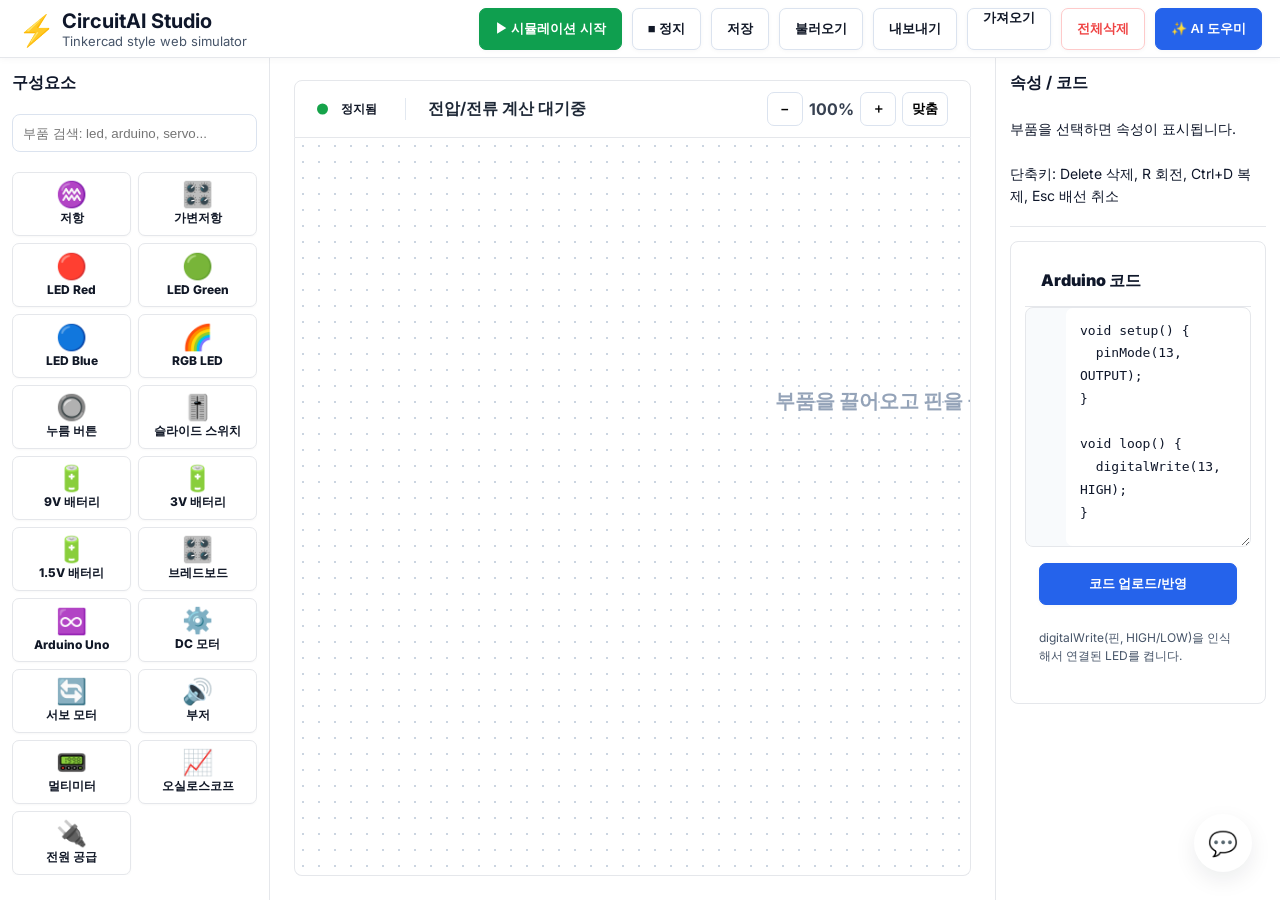
<file: index.html>
<!DOCTYPE html>
<html lang="ko">
<head>
  <meta charset="UTF-8" />
  <meta name="viewport" content="width=device-width, initial-scale=1.0" />
  <title>CircuitAI Studio</title>
  <link rel="stylesheet" href="style.css" />
  <link href="https://fonts.googleapis.com/css2?family=Inter:wght@400;500;600;700;800&display=swap" rel="stylesheet">
</head>
<body>
  <nav class="navbar">
    <div class="brand"><span class="brand-mark">⚡</span><div><b>CircuitAI Studio</b><small>Tinkercad style web simulator</small></div></div>
    <div class="toolbar">
      <button class="tool-btn success" id="runBtn">▶ 시뮬레이션 시작</button>
      <button class="tool-btn" id="stopBtn">■ 정지</button>
      <button class="tool-btn" id="saveBtn">저장</button>
      <button class="tool-btn" id="loadBtn">불러오기</button>
      <button class="tool-btn" id="exportBtn">내보내기</button>
      <label class="tool-btn file-label">가져오기<input type="file" id="importFile" accept="application/json" hidden></label>
      <button class="tool-btn danger" id="clearBtn">전체삭제</button>
      <button class="tool-btn primary" id="nav-ai-chat">✨ AI 도우미</button>
    </div>
  </nav>

  <main class="app-container">
    <aside class="component-sidebar">
      <div class="sidebar-header"><select class="nav-select"><option>구성요소</option></select></div>
      <div class="sidebar-search"><input id="componentSearch" type="text" placeholder="부품 검색: led, arduino, servo..." /></div>
      <div class="component-grid" id="componentGrid">
        <div class="component-item" draggable="true" data-type="resistor"><span>♒</span>저항</div>
        <div class="component-item" draggable="true" data-type="potentiometer"><span>🎛️</span>가변저항</div>
        <div class="component-item" draggable="true" data-type="led-red"><span>🔴</span>LED Red</div>
        <div class="component-item" draggable="true" data-type="led-green"><span>🟢</span>LED Green</div>
        <div class="component-item" draggable="true" data-type="led-blue"><span>🔵</span>LED Blue</div>
        <div class="component-item" draggable="true" data-type="led-rgb"><span>🌈</span>RGB LED</div>
        <div class="component-item" draggable="true" data-type="switch-push"><span>🔘</span>누름 버튼</div>
        <div class="component-item" draggable="true" data-type="switch-slide"><span>🎚️</span>슬라이드 스위치</div>
        <div class="component-item" draggable="true" data-type="battery-9v"><span>🔋</span>9V 배터리</div>
        <div class="component-item" draggable="true" data-type="battery-3v"><span>🔋</span>3V 배터리</div>
        <div class="component-item" draggable="true" data-type="battery-1.5v"><span>🔋</span>1.5V 배터리</div>
        <div class="component-item" draggable="true" data-type="breadboard-small"><span>🎛️</span>브레드보드</div>
        <div class="component-item" draggable="true" data-type="arduino"><span>♾️</span>Arduino Uno</div>
        <div class="component-item" draggable="true" data-type="motor-dc"><span>⚙️</span>DC 모터</div>
        <div class="component-item" draggable="true" data-type="motor-servo"><span>🔄</span>서보 모터</div>
        <div class="component-item" draggable="true" data-type="buzzer"><span>🔊</span>부저</div>
        <div class="component-item" draggable="true" data-type="multimeter"><span>📟</span>멀티미터</div>
        <div class="component-item" draggable="true" data-type="oscilloscope"><span>📈</span>오실로스코프</div>
        <div class="component-item" draggable="true" data-type="dc-source"><span>🔌</span>전원 공급</div>
      </div>
    </aside>

    <section class="workspace-wrap">
      <div class="workspace-topbar">
        <span id="simStatus" class="status idle">정지됨</span>
        <span id="electricInfo">전압/전류 계산 대기중</span>
        <div class="zoom-controls"><button id="zoomOut">−</button><span id="zoomLabel">100%</span><button id="zoomIn">＋</button><button id="fitBtn">맞춤</button></div>
      </div>
      <div class="circuit-workspace" id="circuit-workspace">
        <div id="world" class="world">
          <svg id="wire-svg" class="wire-svg"></svg>
          <div class="workspace-hint">부품을 끌어오고 핀을 클릭/드래그해서 선을 연결하세요.</div>
        </div>
      </div>
    </section>

    <aside class="inspector">
      <h3>속성 / 코드</h3>
      <div id="inspectorBody" class="inspector-body">부품을 선택하면 속성이 표시됩니다.<br><br>단축키: Delete 삭제, R 회전, Ctrl+D 복제, Esc 배선 취소</div>
      <div class="code-panel">
        <div class="code-title">Arduino 코드</div>
        <textarea id="codeEditor">void setup() {
  pinMode(13, OUTPUT);
}

void loop() {
  digitalWrite(13, HIGH);
}</textarea>
        <button id="uploadCodeBtn" class="tool-btn primary full">코드 업로드/반영</button>
        <p class="hint-mini">digitalWrite(핀, HIGH/LOW)을 인식해서 연결된 LED를 켭니다.</p>
      </div>
    </aside>
  </main>

  <div id="config-modal" class="modal-overlay">
    <div class="modal-content">
      <h3 id="modal-title">설정</h3>
      <div id="modal-body" class="modal-body"></div>
      <div class="modal-footer"><button id="modal-cancel" class="tool-btn">취소</button><button id="modal-save" class="tool-btn primary">확인</button></div>
    </div>
  </div>

  <div id="chatbot-fab" class="chatbot-fab">💬</div>
  <div id="chatbot-window" class="chatbot-window">
    <div class="chat-header"><h3>AI 서킷 매니저</h3><button id="close-chat" class="close-btn">×</button></div>
    <div id="chat-messages" class="chat-messages"></div>
    <div class="chat-input-area"><input id="chat-input" placeholder="예: 아두이노 13번 LED 회로 만들어줘"><button id="chat-send">전송</button></div>
  </div>

  <script src="main.js"></script>
</body>
</html>
</file>
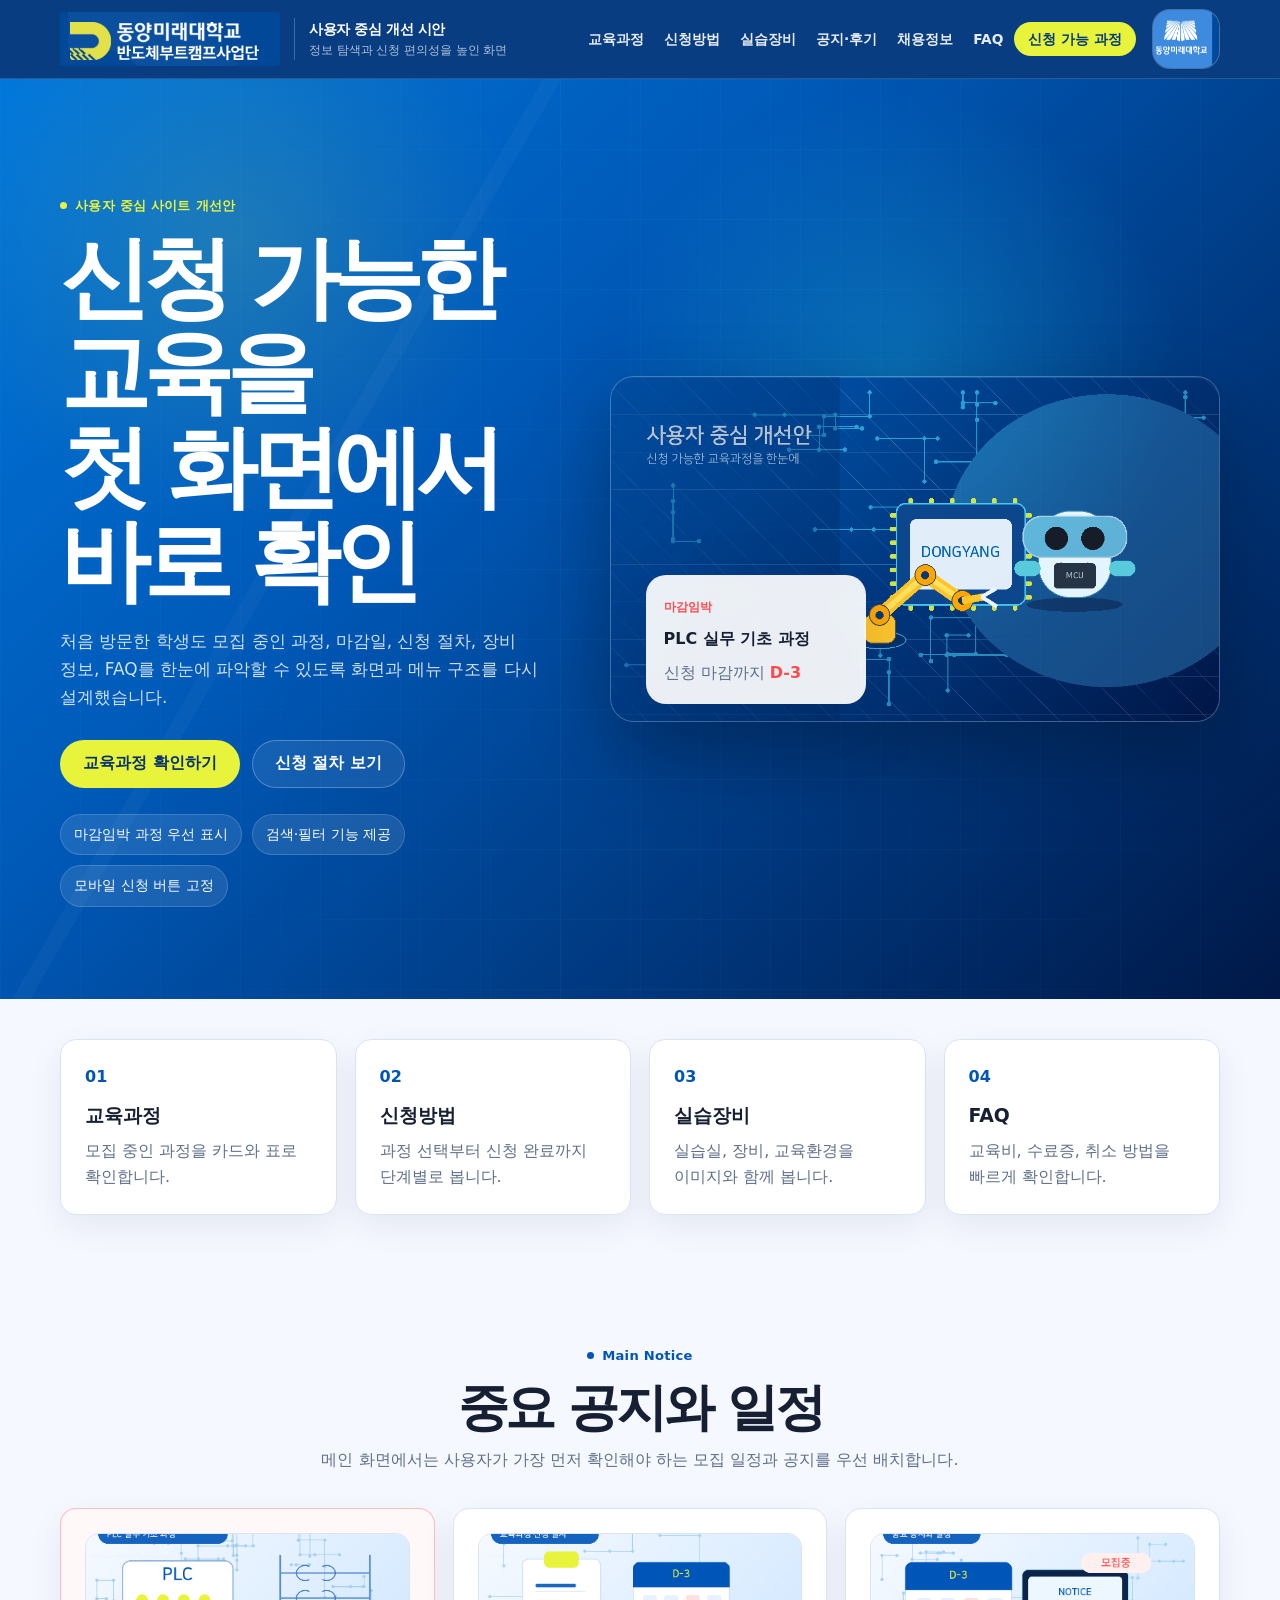
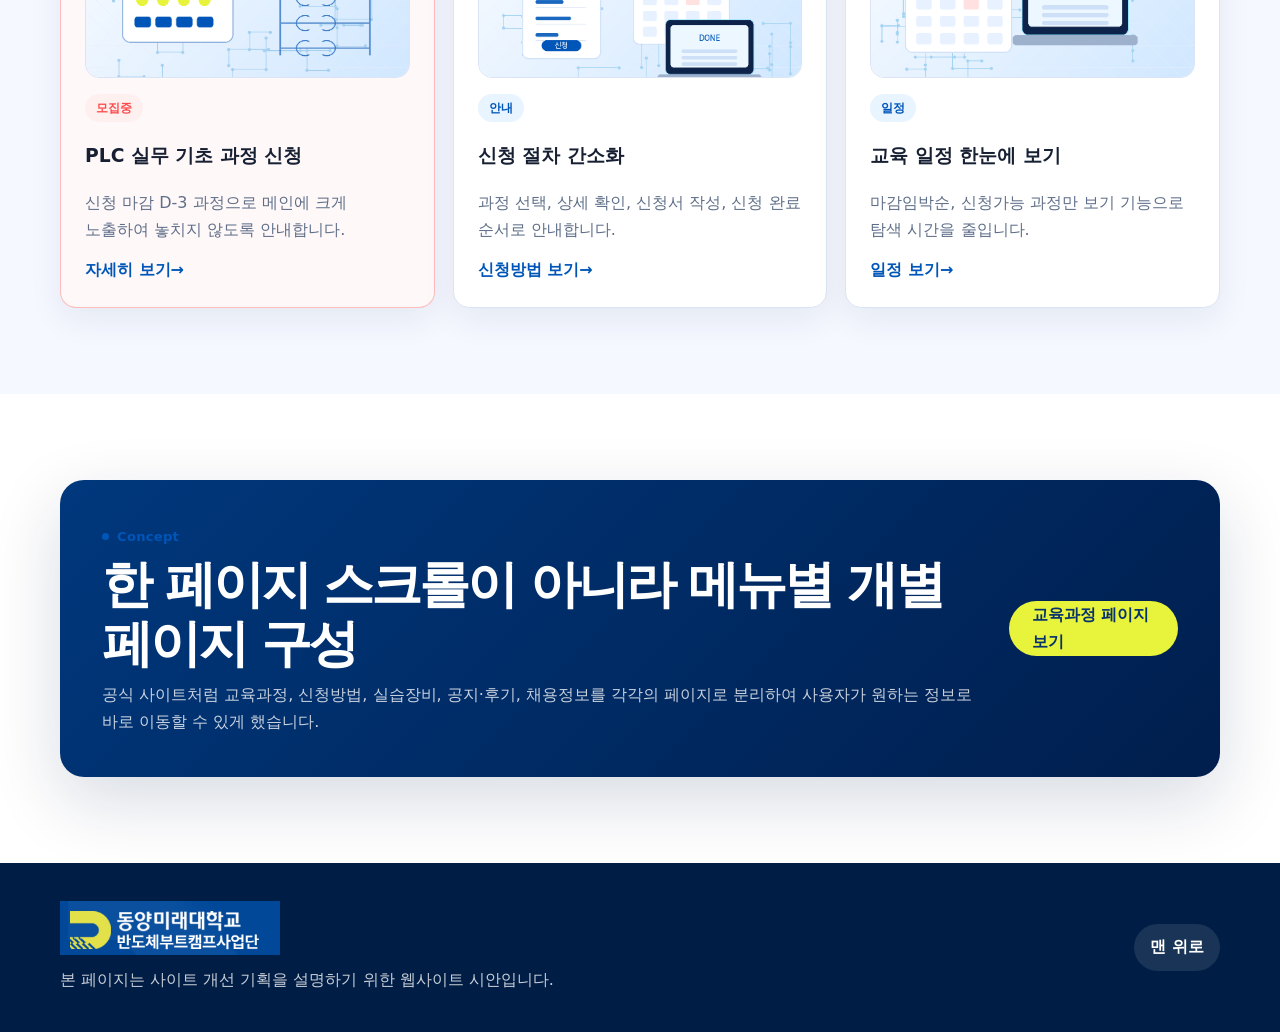
<file: bootcamp_user_friendly_site/index.html>
<!DOCTYPE html>
<html lang="ko">
<head>
  <meta charset="UTF-8" />
  <meta name="viewport" content="width=device-width, initial-scale=1.0" />
  <meta name="description" content="동양미래대학교 반도체부트캠프 사이트를 사용자 중심으로 개선한 다중 페이지 웹사이트 시안입니다." />
  <link rel="stylesheet" href="style.css" />
  <title>동양미래대학교 반도체부트캠프 - 사용자 중심 개선 시안</title>
</head>
<body id="top">
  <a class="skip-link" href="#main">본문으로 바로가기</a>
    <header class="site-header">
      <div class="container header-inner">
        <a class="brand" href="index.html" aria-label="메인으로 이동">
          <img src="assets/site_logo.png" alt="동양미래대학교 반도체부트캠프사업단" />
          <span class="brand-text">
            <strong>사용자 중심 개선 시안</strong>
            <small>정보 탐색과 신청 편의성을 높인 화면</small>
          </span>
        </a>

        <button class="menu-toggle" type="button" aria-label="메뉴 열기" aria-expanded="false">
          <span></span><span></span><span></span>
        </button>

        <nav class="main-nav" aria-label="주요 메뉴">
          <a href="courses.html">교육과정</a>
          <a href="apply.html">신청방법</a>
          <a href="facility.html">실습장비</a>
          <a href="community.html">공지·후기</a>
          <a href="jobs.html">채용정보</a>
          <a href="faq.html">FAQ</a>
          <a class="nav-cta" href="courses.html#open">신청 가능 과정</a>
        </nav>

        <a class="school-box" href="index.html" aria-label="동양미래대학교">
          <img src="assets/university_mark.png" alt="동양미래대학교" />
        </a>
      </div>
    </header>

  <main id="main">
    <section class="home-hero">
      <div class="hero-bg-lines" aria-hidden="true"></div>
      <div class="container home-hero-grid">
        <div class="hero-copy">
          <span class="eyebrow light">사용자 중심 사이트 개선안</span>
          <h1>신청 가능한 교육을<br />첫 화면에서 바로 확인</h1>
          <p>처음 방문한 학생도 모집 중인 과정, 마감일, 신청 절차, 장비 정보, FAQ를 한눈에 파악할 수 있도록 화면과 메뉴 구조를 다시 설계했습니다.</p>
          <div class="hero-actions">
            <a class="btn primary" href="courses.html">교육과정 확인하기</a>
            <a class="btn secondary light" href="apply.html">신청 절차 보기</a>
          </div>
          <ul class="hero-points">
            <li>마감임박 과정 우선 표시</li>
            <li>검색·필터 기능 제공</li>
            <li>모바일 신청 버튼 고정</li>
          </ul>
        </div>
        <aside class="hero-visual" aria-label="반도체부트캠프 대표 이미지와 핵심 정보">
          <div class="visual-frame">
            <img src="assets/illust_home_hero.png" alt="반도체 칩, 로봇 캐릭터, 자동화 장비를 표현한 메인 이미지" />
          </div>
          <div class="floating-card urgent">
            <span>마감임박</span>
            <strong>PLC 실무 기초 과정</strong>
            <p>신청 마감까지 <b>D-3</b></p>
          </div>
        </aside>
      </div>
    </section>

    <section class="section compact quick">
      <div class="container quick-grid">
        <a class="quick-card" href="courses.html">
          <span>01</span><strong>교육과정</strong><p>모집 중인 과정을 카드와 표로 확인합니다.</p>
        </a>
        <a class="quick-card" href="apply.html">
          <span>02</span><strong>신청방법</strong><p>과정 선택부터 신청 완료까지 단계별로 봅니다.</p>
        </a>
        <a class="quick-card" href="facility.html">
          <span>03</span><strong>실습장비</strong><p>실습실, 장비, 교육환경을 이미지와 함께 봅니다.</p>
        </a>
        <a class="quick-card" href="faq.html">
          <span>04</span><strong>FAQ</strong><p>교육비, 수료증, 취소 방법을 빠르게 확인합니다.</p>
        </a>
      </div>
    </section>

    <section class="section">
      <div class="container section-heading center">
        <span class="eyebrow">Main Notice</span>
        <h2>중요 공지와 일정</h2>
        <p>메인 화면에서는 사용자가 가장 먼저 확인해야 하는 모집 일정과 공지를 우선 배치합니다.</p>
      </div>
      <div class="container notice-grid">
        <article class="notice-card highlight">
          <img src="assets/illust_plc.png" alt="PLC 실무 기초 과정을 표현한 이미지" />
          <span class="badge danger">모집중</span>
          <h3>PLC 실무 기초 과정 신청</h3>
          <p>신청 마감 D-3 과정으로 메인에 크게 노출하여 놓치지 않도록 안내합니다.</p>
          <a class="text-link" href="courses.html#plc">자세히 보기</a>
        </article>
        <article class="notice-card">
          <img src="assets/illust_apply_steps.png" alt="교육과정 신청 절차 이미지" />
          <span class="badge">안내</span>
          <h3>신청 절차 간소화</h3>
          <p>과정 선택, 상세 확인, 신청서 작성, 신청 완료 순서로 안내합니다.</p>
          <a class="text-link" href="apply.html">신청방법 보기</a>
        </article>
        <article class="notice-card">
          <img src="assets/illust_notice.png" alt="교육 일정과 공지 이미지를 표현한 그림" />
          <span class="badge">일정</span>
          <h3>교육 일정 한눈에 보기</h3>
          <p>마감임박순, 신청가능 과정만 보기 기능으로 탐색 시간을 줄입니다.</p>
          <a class="text-link" href="courses.html#schedule">일정 보기</a>
        </article>
      </div>
    </section>

    <section class="section alt">
      <div class="container improvement-box">
        <div>
          <span class="eyebrow">Concept</span>
          <h2>한 페이지 스크롤이 아니라 메뉴별 개별 페이지 구성</h2>
          <p>공식 사이트처럼 교육과정, 신청방법, 실습장비, 공지·후기, 채용정보를 각각의 페이지로 분리하여 사용자가 원하는 정보로 바로 이동할 수 있게 했습니다.</p>
        </div>
        <a class="btn primary" href="courses.html">교육과정 페이지 보기</a>
      </div>
    </section>
  </main>

    <footer class="site-footer">
      <div class="container footer-inner">
        <div>
          <img src="assets/site_logo.png" alt="동양미래대학교 반도체부트캠프사업단" />
          <p>본 페이지는 사이트 개선 기획을 설명하기 위한 웹사이트 시안입니다.</p>
        </div>
        <a class="top-link" href="#top">맨 위로</a>
      </div>
    </footer>
    <script src="script.js"></script>
</body>
</html>
</file>
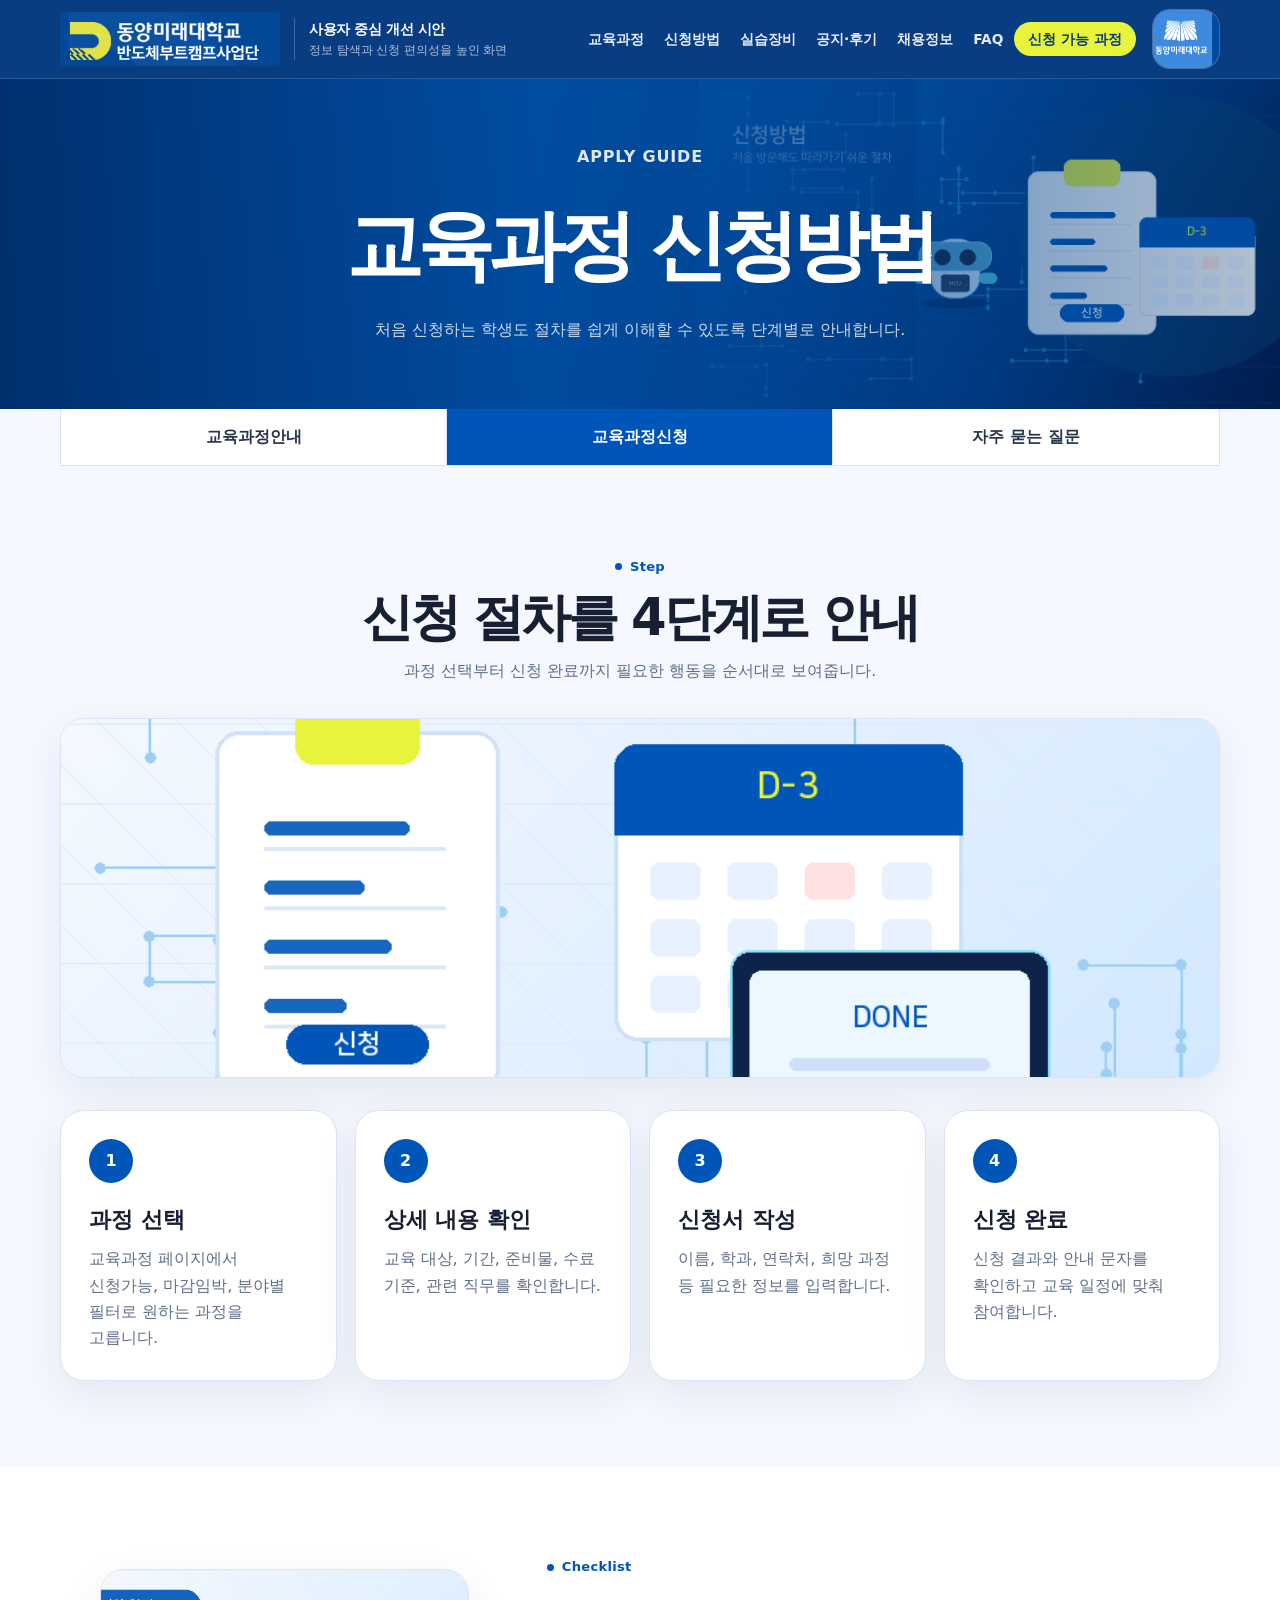
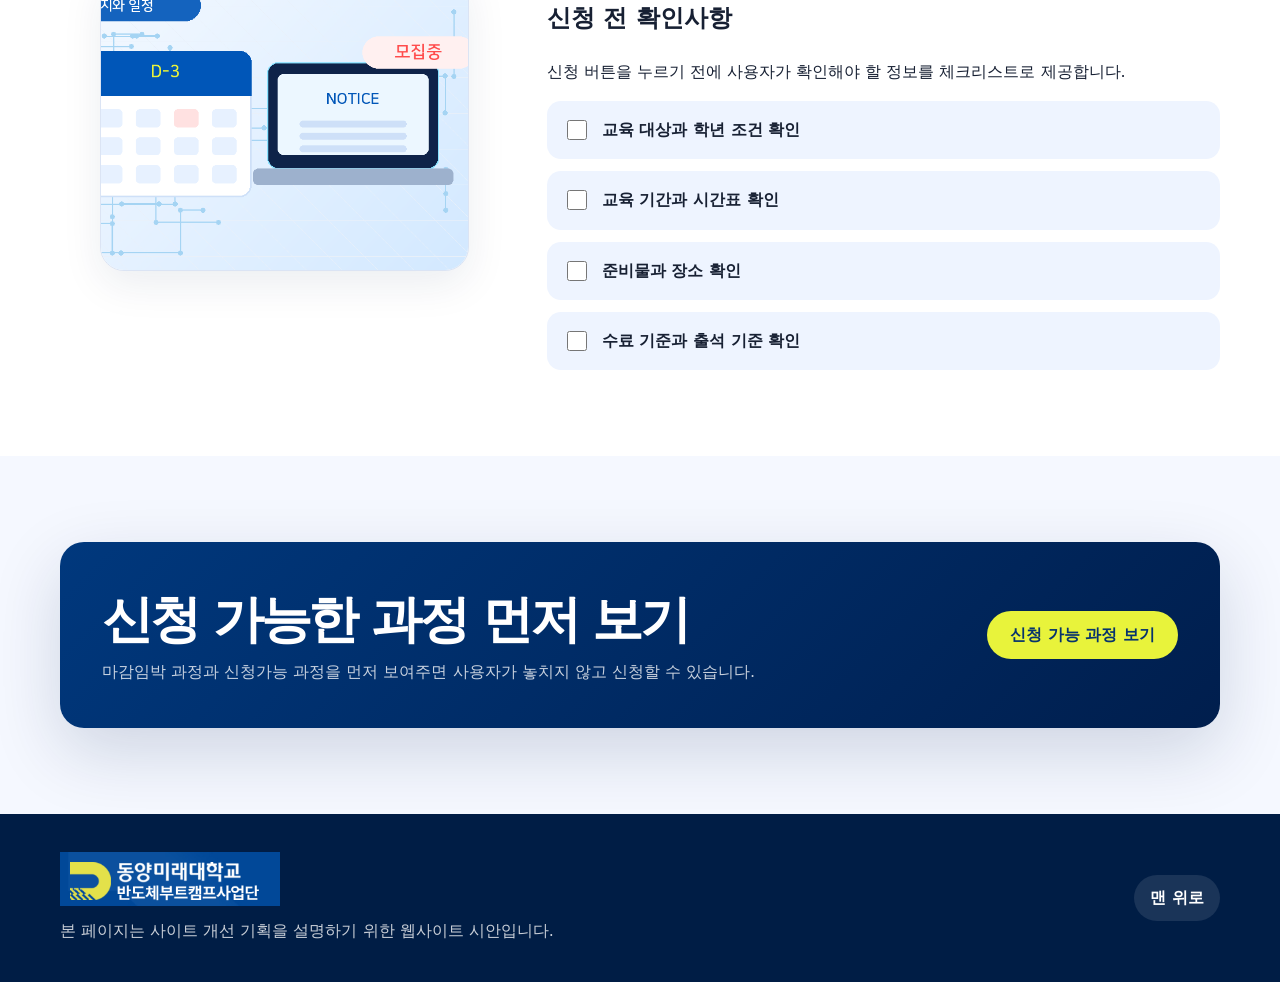
<file: bootcamp_user_friendly_site/apply.html>
<!DOCTYPE html>
<html lang="ko">
<head>
  <meta charset="UTF-8" />
  <meta name="viewport" content="width=device-width, initial-scale=1.0" />
  <meta name="description" content="동양미래대학교 반도체부트캠프 사이트를 사용자 중심으로 개선한 다중 페이지 웹사이트 시안입니다." />
  <link rel="stylesheet" href="style.css" />
  <title>신청방법 | 반도체부트캠프 개선 시안</title>
</head>
<body id="top">
  <a class="skip-link" href="#main">본문으로 바로가기</a>
    <header class="site-header">
      <div class="container header-inner">
        <a class="brand" href="index.html" aria-label="메인으로 이동">
          <img src="assets/site_logo.png" alt="동양미래대학교 반도체부트캠프사업단" />
          <span class="brand-text">
            <strong>사용자 중심 개선 시안</strong>
            <small>정보 탐색과 신청 편의성을 높인 화면</small>
          </span>
        </a>

        <button class="menu-toggle" type="button" aria-label="메뉴 열기" aria-expanded="false">
          <span></span><span></span><span></span>
        </button>

        <nav class="main-nav" aria-label="주요 메뉴">
          <a href="courses.html">교육과정</a>
          <a href="apply.html">신청방법</a>
          <a href="facility.html">실습장비</a>
          <a href="community.html">공지·후기</a>
          <a href="jobs.html">채용정보</a>
          <a href="faq.html">FAQ</a>
          <a class="nav-cta" href="courses.html#open">신청 가능 과정</a>
        </nav>

        <a class="school-box" href="index.html" aria-label="동양미래대학교">
          <img src="assets/university_mark.png" alt="동양미래대학교" />
        </a>
      </div>
    </header>

  <main id="main">
    <section class="sub-hero apply-hero"><div class="container sub-hero-inner"><span>APPLY GUIDE</span><h1>교육과정 신청방법</h1><p>처음 신청하는 학생도 절차를 쉽게 이해할 수 있도록 단계별로 안내합니다.</p></div></section>
    <div class="tab-bar"><a href="courses.html">교육과정안내</a><a class="active" href="apply.html">교육과정신청</a><a href="faq.html">자주 묻는 질문</a></div>

    <section class="section">
      <div class="container section-heading center"><span class="eyebrow">Step</span><h2>신청 절차를 4단계로 안내</h2><p>과정 선택부터 신청 완료까지 필요한 행동을 순서대로 보여줍니다.</p></div>
      <figure class="container wide-visual"><img src="assets/illust_apply_steps.png" alt="교육과정 선택부터 신청 완료까지의 절차를 표현한 이미지" /></figure>
      <div class="container steps">
        <div class="step-card"><span>1</span><h3>과정 선택</h3><p>교육과정 페이지에서 신청가능, 마감임박, 분야별 필터로 원하는 과정을 고릅니다.</p></div>
        <div class="step-card"><span>2</span><h3>상세 내용 확인</h3><p>교육 대상, 기간, 준비물, 수료 기준, 관련 직무를 확인합니다.</p></div>
        <div class="step-card"><span>3</span><h3>신청서 작성</h3><p>이름, 학과, 연락처, 희망 과정 등 필요한 정보를 입력합니다.</p></div>
        <div class="step-card"><span>4</span><h3>신청 완료</h3><p>신청 결과와 안내 문자를 확인하고 교육 일정에 맞춰 참여합니다.</p></div>
      </div>
    </section>

    <section class="section alt">
      <div class="container two-column">
        <figure class="apply-visual-card"><img src="assets/illust_notice.png" alt="신청 전 일정과 확인사항 이미지" /></figure>
        <div>
          <span class="eyebrow">Checklist</span>
          <h2>신청 전 확인사항</h2>
          <p>신청 버튼을 누르기 전에 사용자가 확인해야 할 정보를 체크리스트로 제공합니다.</p>
          <div class="check-list">
            <label><input type="checkbox" /> 교육 대상과 학년 조건 확인</label>
            <label><input type="checkbox" /> 교육 기간과 시간표 확인</label>
            <label><input type="checkbox" /> 준비물과 장소 확인</label>
            <label><input type="checkbox" /> 수료 기준과 출석 기준 확인</label>
          </div>
        </div>
      </div>
    </section>

    <section class="section">
      <div class="container apply-box">
        <div>
          <h2>신청 가능한 과정 먼저 보기</h2>
          <p>마감임박 과정과 신청가능 과정을 먼저 보여주면 사용자가 놓치지 않고 신청할 수 있습니다.</p>
        </div>
        <a class="btn primary" href="courses.html#open">신청 가능 과정 보기</a>
      </div>
    </section>
  </main>

    <footer class="site-footer">
      <div class="container footer-inner">
        <div>
          <img src="assets/site_logo.png" alt="동양미래대학교 반도체부트캠프사업단" />
          <p>본 페이지는 사이트 개선 기획을 설명하기 위한 웹사이트 시안입니다.</p>
        </div>
        <a class="top-link" href="#top">맨 위로</a>
      </div>
    </footer>
    <script src="script.js"></script>
</body>
</html>
</file>
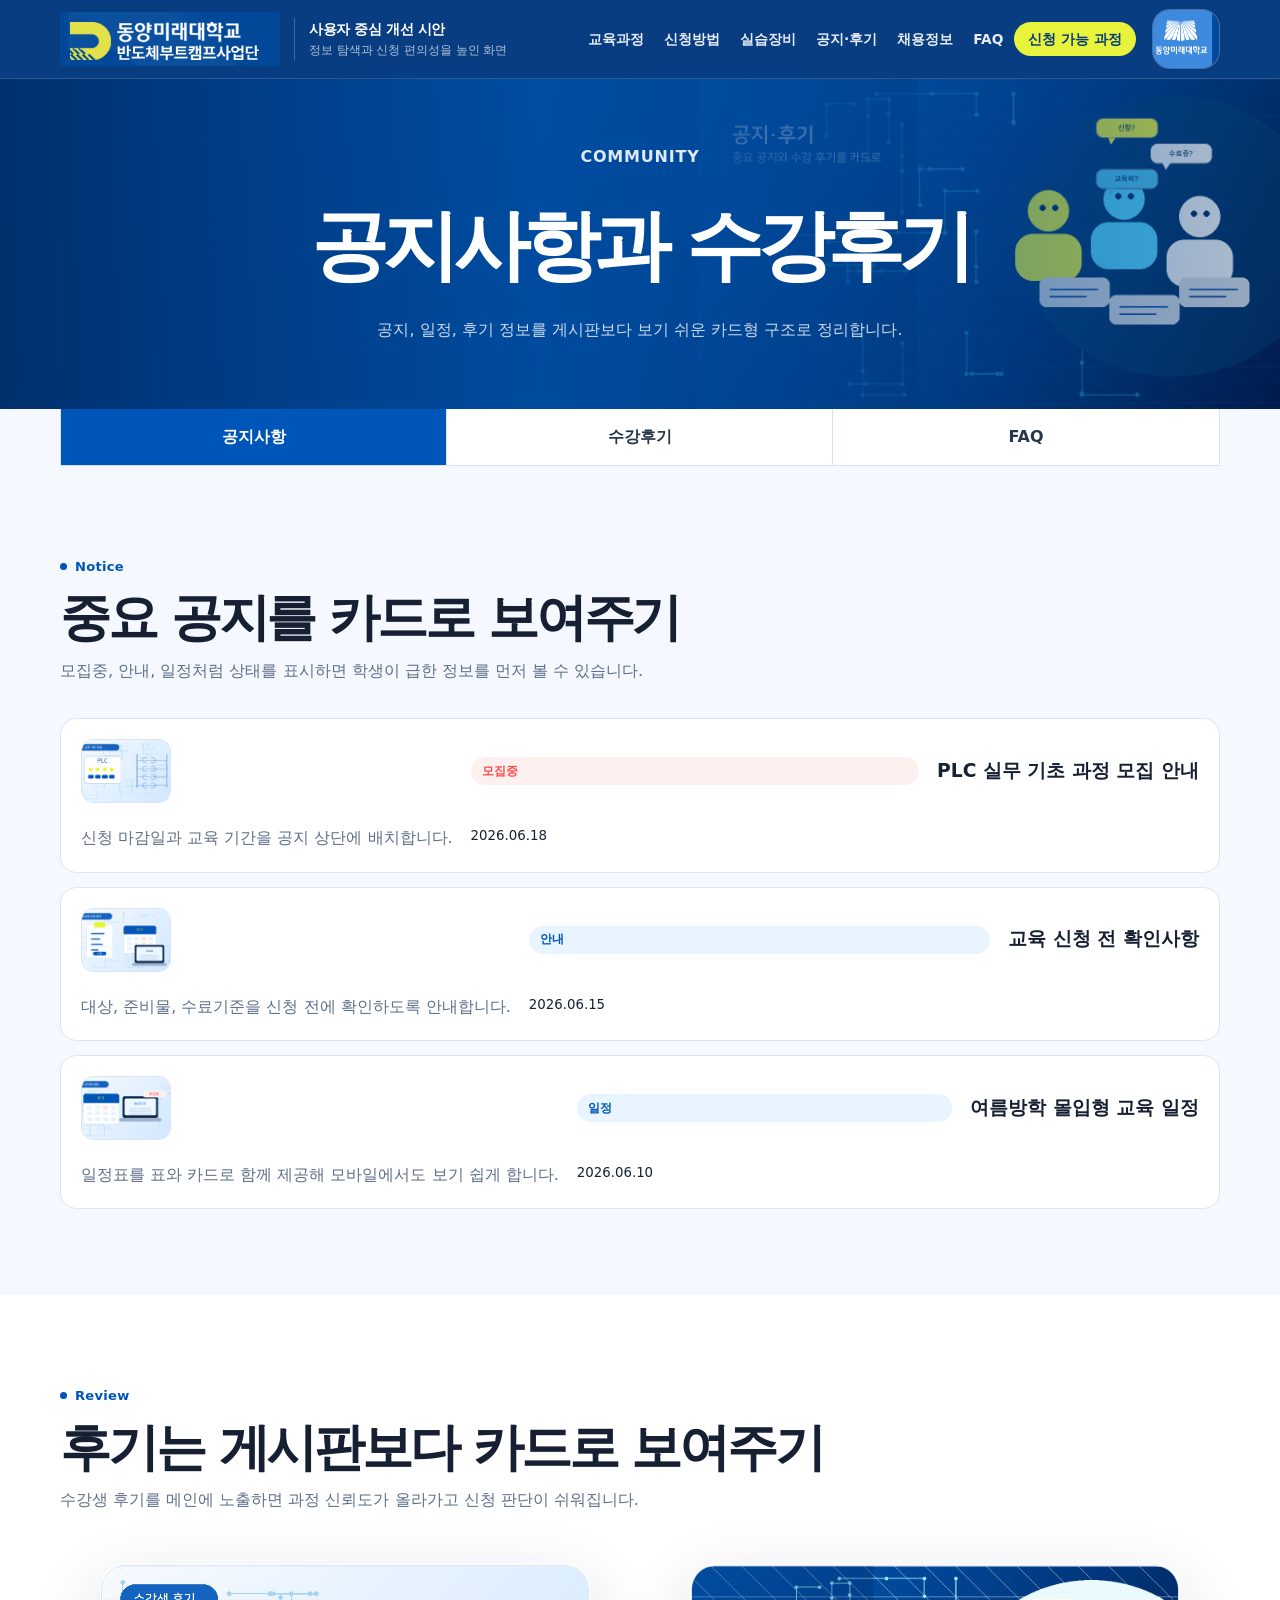
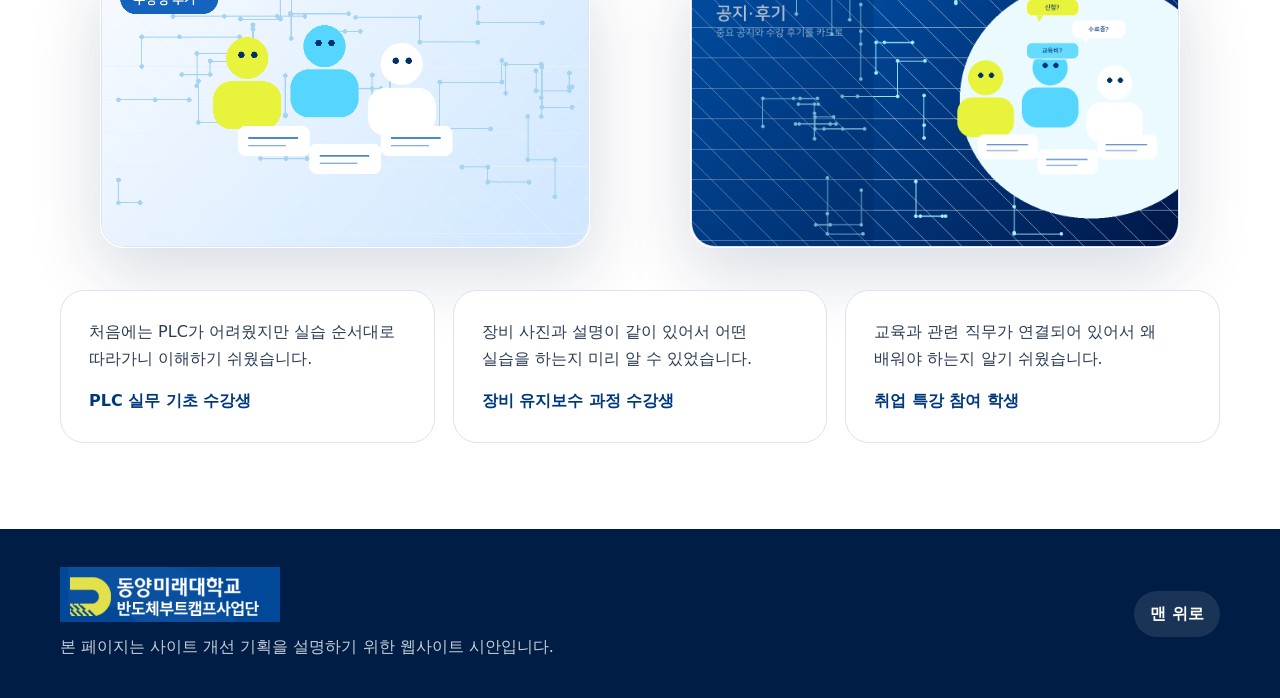
<file: bootcamp_user_friendly_site/community.html>
<!DOCTYPE html>
<html lang="ko">
<head>
  <meta charset="UTF-8" />
  <meta name="viewport" content="width=device-width, initial-scale=1.0" />
  <meta name="description" content="동양미래대학교 반도체부트캠프 사이트를 사용자 중심으로 개선한 다중 페이지 웹사이트 시안입니다." />
  <link rel="stylesheet" href="style.css" />
  <title>공지·후기 | 반도체부트캠프 개선 시안</title>
</head>
<body id="top">
  <a class="skip-link" href="#main">본문으로 바로가기</a>
    <header class="site-header">
      <div class="container header-inner">
        <a class="brand" href="index.html" aria-label="메인으로 이동">
          <img src="assets/site_logo.png" alt="동양미래대학교 반도체부트캠프사업단" />
          <span class="brand-text">
            <strong>사용자 중심 개선 시안</strong>
            <small>정보 탐색과 신청 편의성을 높인 화면</small>
          </span>
        </a>

        <button class="menu-toggle" type="button" aria-label="메뉴 열기" aria-expanded="false">
          <span></span><span></span><span></span>
        </button>

        <nav class="main-nav" aria-label="주요 메뉴">
          <a href="courses.html">교육과정</a>
          <a href="apply.html">신청방법</a>
          <a href="facility.html">실습장비</a>
          <a href="community.html">공지·후기</a>
          <a href="jobs.html">채용정보</a>
          <a href="faq.html">FAQ</a>
          <a class="nav-cta" href="courses.html#open">신청 가능 과정</a>
        </nav>

        <a class="school-box" href="index.html" aria-label="동양미래대학교">
          <img src="assets/university_mark.png" alt="동양미래대학교" />
        </a>
      </div>
    </header>

  <main id="main">
    <section class="sub-hero community-hero"><div class="container sub-hero-inner"><span>COMMUNITY</span><h1>공지사항과 수강후기</h1><p>공지, 일정, 후기 정보를 게시판보다 보기 쉬운 카드형 구조로 정리합니다.</p></div></section>
    <div class="tab-bar"><a class="active" href="#notice">공지사항</a><a href="#review">수강후기</a><a href="faq.html">FAQ</a></div>

    <section class="section" id="notice">
      <div class="container section-heading"><span class="eyebrow">Notice</span><h2>중요 공지를 카드로 보여주기</h2><p>모집중, 안내, 일정처럼 상태를 표시하면 학생이 급한 정보를 먼저 볼 수 있습니다.</p></div>
      <div class="container notice-list">
        <article><img src="assets/illust_plc.png" alt="PLC 과정 모집 이미지" /><span class="badge danger">모집중</span><h3>PLC 실무 기초 과정 모집 안내</h3><p>신청 마감일과 교육 기간을 공지 상단에 배치합니다.</p><small>2026.06.18</small></article>
        <article><img src="assets/illust_apply_steps.png" alt="교육 신청 확인사항 이미지" /><span class="badge">안내</span><h3>교육 신청 전 확인사항</h3><p>대상, 준비물, 수료기준을 신청 전에 확인하도록 안내합니다.</p><small>2026.06.15</small></article>
        <article><img src="assets/illust_notice.png" alt="여름방학 교육 일정 이미지" /><span class="badge">일정</span><h3>여름방학 몰입형 교육 일정</h3><p>일정표를 표와 카드로 함께 제공해 모바일에서도 보기 쉽게 합니다.</p><small>2026.06.10</small></article>
      </div>
    </section>

    <section class="section alt" id="review">
      <div class="container section-heading"><span class="eyebrow">Review</span><h2>후기는 게시판보다 카드로 보여주기</h2><p>수강생 후기를 메인에 노출하면 과정 신뢰도가 올라가고 신청 판단이 쉬워집니다.</p></div>
      <div class="container visual-strip"><figure class="review-visual"><img src="assets/illust_review.png" alt="수강생 후기를 표현한 이미지" /></figure><figure class="review-visual"><img src="assets/illust_community_hero.png" alt="커뮤니티와 후기 화면 이미지" /></figure></div>
      <div class="container review-grid">
        <blockquote><p>처음에는 PLC가 어려웠지만 실습 순서대로 따라가니 이해하기 쉬웠습니다.</p><strong>PLC 실무 기초 수강생</strong></blockquote>
        <blockquote><p>장비 사진과 설명이 같이 있어서 어떤 실습을 하는지 미리 알 수 있었습니다.</p><strong>장비 유지보수 과정 수강생</strong></blockquote>
        <blockquote><p>교육과 관련 직무가 연결되어 있어서 왜 배워야 하는지 알기 쉬웠습니다.</p><strong>취업 특강 참여 학생</strong></blockquote>
      </div>
    </section>
  </main>

    <footer class="site-footer">
      <div class="container footer-inner">
        <div>
          <img src="assets/site_logo.png" alt="동양미래대학교 반도체부트캠프사업단" />
          <p>본 페이지는 사이트 개선 기획을 설명하기 위한 웹사이트 시안입니다.</p>
        </div>
        <a class="top-link" href="#top">맨 위로</a>
      </div>
    </footer>
    <script src="script.js"></script>
</body>
</html>
</file>
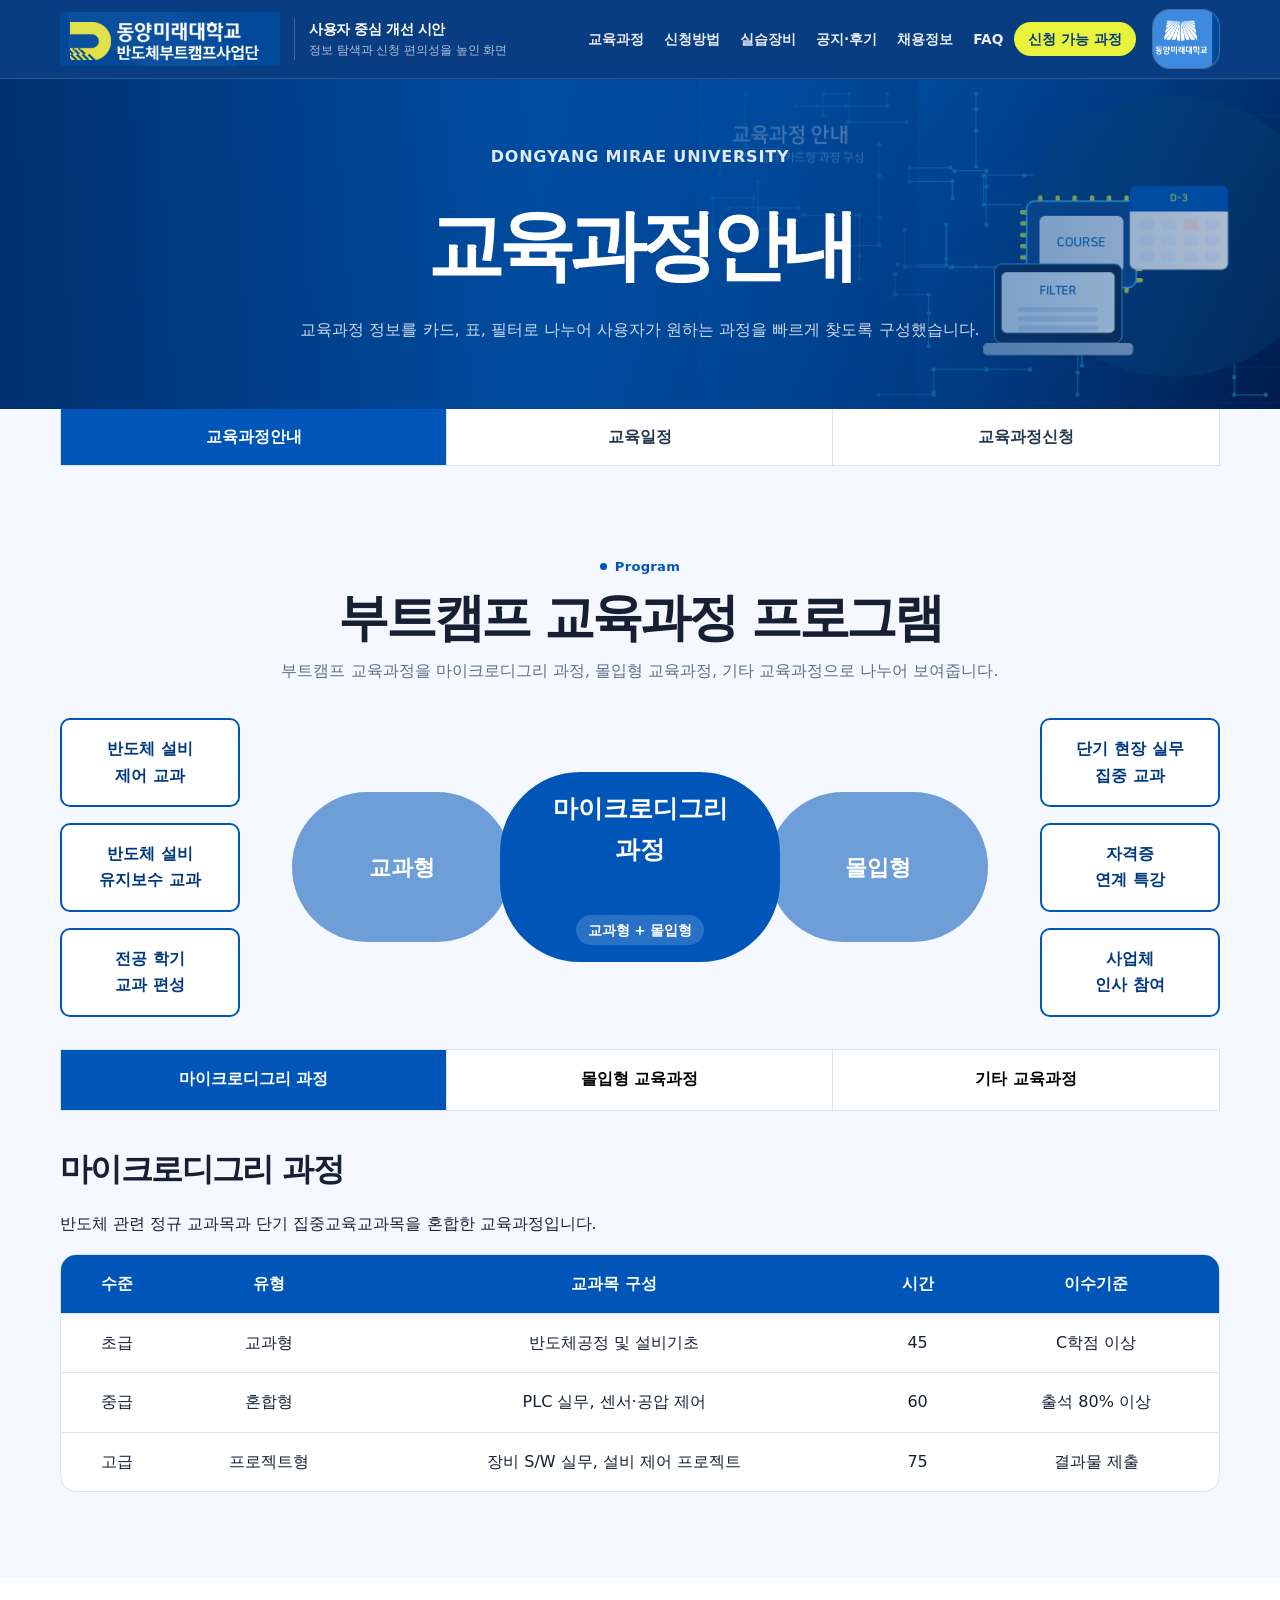
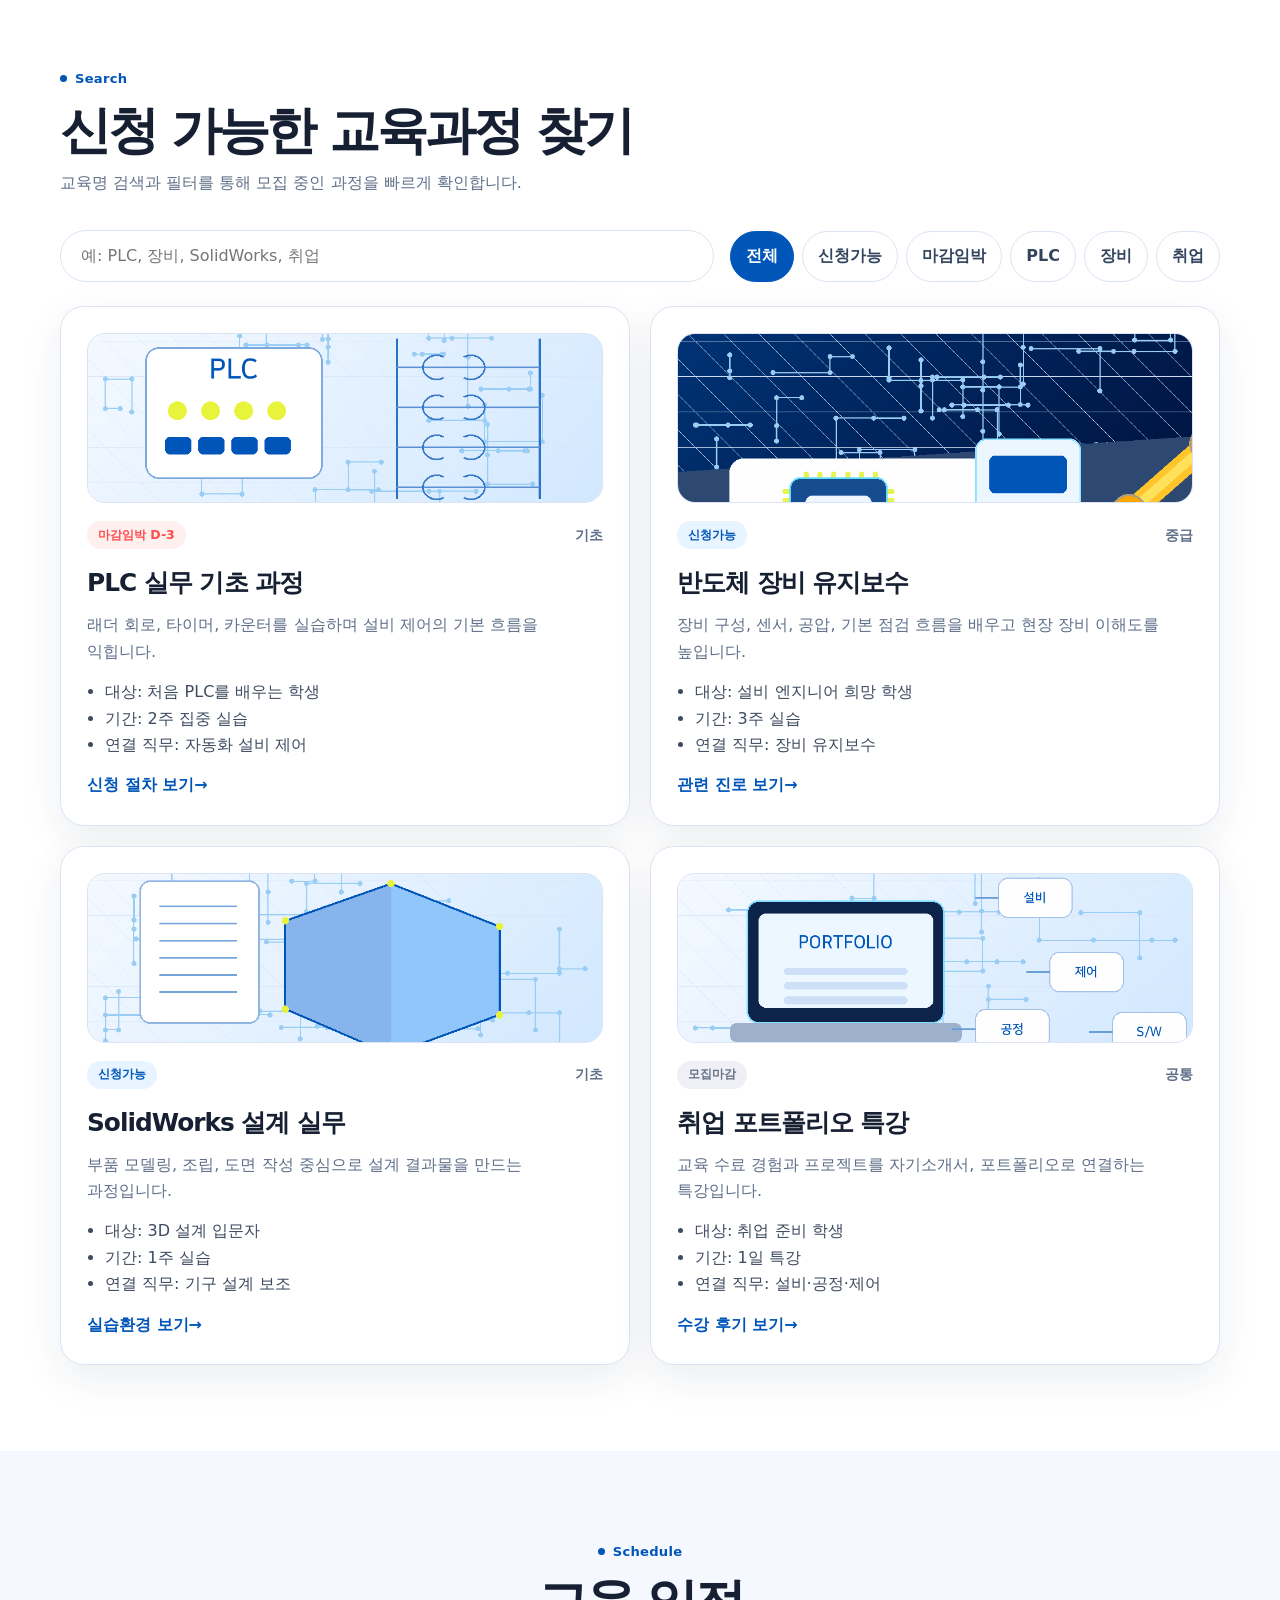
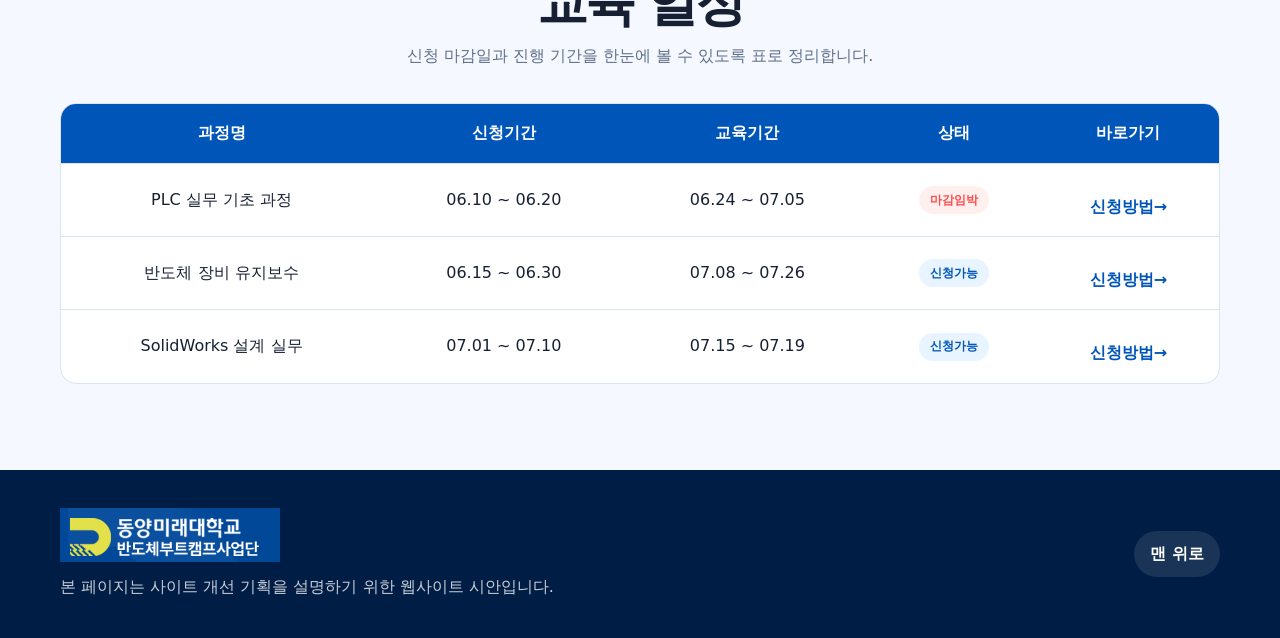
<file: bootcamp_user_friendly_site/courses.html>
<!DOCTYPE html>
<html lang="ko">
<head>
  <meta charset="UTF-8" />
  <meta name="viewport" content="width=device-width, initial-scale=1.0" />
  <meta name="description" content="동양미래대학교 반도체부트캠프 사이트를 사용자 중심으로 개선한 다중 페이지 웹사이트 시안입니다." />
  <link rel="stylesheet" href="style.css" />
  <title>교육과정 안내 | 반도체부트캠프 개선 시안</title>
</head>
<body id="top">
  <a class="skip-link" href="#main">본문으로 바로가기</a>
    <header class="site-header">
      <div class="container header-inner">
        <a class="brand" href="index.html" aria-label="메인으로 이동">
          <img src="assets/site_logo.png" alt="동양미래대학교 반도체부트캠프사업단" />
          <span class="brand-text">
            <strong>사용자 중심 개선 시안</strong>
            <small>정보 탐색과 신청 편의성을 높인 화면</small>
          </span>
        </a>

        <button class="menu-toggle" type="button" aria-label="메뉴 열기" aria-expanded="false">
          <span></span><span></span><span></span>
        </button>

        <nav class="main-nav" aria-label="주요 메뉴">
          <a href="courses.html">교육과정</a>
          <a href="apply.html">신청방법</a>
          <a href="facility.html">실습장비</a>
          <a href="community.html">공지·후기</a>
          <a href="jobs.html">채용정보</a>
          <a href="faq.html">FAQ</a>
          <a class="nav-cta" href="courses.html#open">신청 가능 과정</a>
        </nav>

        <a class="school-box" href="index.html" aria-label="동양미래대학교">
          <img src="assets/university_mark.png" alt="동양미래대학교" />
        </a>
      </div>
    </header>

  <main id="main">
    <section class="sub-hero courses-hero">
      <div class="container sub-hero-inner">
        <span>DONGYANG MIRAE UNIVERSITY</span>
        <h1>교육과정안내</h1>
        <p>교육과정 정보를 카드, 표, 필터로 나누어 사용자가 원하는 과정을 빠르게 찾도록 구성했습니다.</p>
      </div>
    </section>

    <div class="tab-bar" aria-label="교육과정 하위 메뉴">
      <a class="active" href="#guide">교육과정안내</a>
      <a href="#schedule">교육일정</a>
      <a href="apply.html">교육과정신청</a>
    </div>

    <section class="section" id="guide">
      <div class="container section-heading center">
        <span class="eyebrow">Program</span>
        <h2>부트캠프 교육과정 프로그램</h2>
        <p>부트캠프 교육과정을 마이크로디그리 과정, 몰입형 교육과정, 기타 교육과정으로 나누어 보여줍니다.</p>
      </div>

      <div class="container program-diagram" aria-label="교육과정 구성도">
        <div class="left-boxes">
          <div>반도체 설비<br />제어 교과</div>
          <div>반도체 설비<br />유지보수 교과</div>
          <div>전공 학기<br />교과 편성</div>
        </div>
        <div class="diagram-core">
          <div class="circle light">교과형</div>
          <div class="circle core">마이크로디그리<br />과정<br /><small>교과형 + 몰입형</small></div>
          <div class="circle light">몰입형</div>
        </div>
        <div class="right-boxes">
          <div>단기 현장 실무<br />집중 교과</div>
          <div>자격증<br />연계 특강</div>
          <div>사업체<br />인사 참여</div>
        </div>
      </div>

      <div class="container category-tabs">
        <button class="active" type="button" data-category="micro">마이크로디그리 과정</button>
        <button type="button" data-category="immersion">몰입형 교육과정</button>
        <button type="button" data-category="etc">기타 교육과정</button>
      </div>

      <div class="container category-panels">
        <section class="category-panel active" data-panel="micro">
          <h3>마이크로디그리 과정</h3>
          <p>반도체 관련 정규 교과목과 단기 집중교육교과목을 혼합한 교육과정입니다.</p>
          <div class="table-wrap">
            <table>
              <thead><tr><th>수준</th><th>유형</th><th>교과목 구성</th><th>시간</th><th>이수기준</th></tr></thead>
              <tbody>
                <tr><td>초급</td><td>교과형</td><td>반도체공정 및 설비기초</td><td>45</td><td>C학점 이상</td></tr>
                <tr><td>중급</td><td>혼합형</td><td>PLC 실무, 센서·공압 제어</td><td>60</td><td>출석 80% 이상</td></tr>
                <tr><td>고급</td><td>프로젝트형</td><td>장비 S/W 실무, 설비 제어 프로젝트</td><td>75</td><td>결과물 제출</td></tr>
              </tbody>
            </table>
          </div>
        </section>
        <section class="category-panel" data-panel="immersion">
          <h3>몰입형 교육과정</h3>
          <p>방학 또는 집중 기간에 실습 위주로 진행되는 단기 교육과정입니다.</p>
          <div class="table-wrap">
            <table>
              <thead><tr><th>과정명</th><th>대상</th><th>기간</th><th>상태</th></tr></thead>
              <tbody>
                <tr><td>PLC 실무 기초 과정</td><td>초급</td><td>2주</td><td><span class="badge danger">마감임박</span></td></tr>
                <tr><td>반도체 장비 유지보수</td><td>중급</td><td>3주</td><td><span class="badge">신청가능</span></td></tr>
                <tr><td>SolidWorks 설계 실무</td><td>기초</td><td>1주</td><td><span class="badge">신청가능</span></td></tr>
              </tbody>
            </table>
          </div>
        </section>
        <section class="category-panel" data-panel="etc">
          <h3>기타 교육과정</h3>
          <p>취업 특강, 자격증 연계, 포트폴리오 제작 등 학생 지원형 프로그램입니다.</p>
          <div class="support-grid">
            <div>취업 포트폴리오 특강</div>
            <div>자격증 연계 특강</div>
            <div>참여기업 설명회</div>
            <div>장비 안전교육</div>
          </div>
        </section>
      </div>
    </section>

    <section class="section alt" id="open">
      <div class="container section-heading">
        <span class="eyebrow">Search</span>
        <h2>신청 가능한 교육과정 찾기</h2>
        <p>교육명 검색과 필터를 통해 모집 중인 과정을 빠르게 확인합니다.</p>
      </div>

      <div class="container course-tools">
        <label class="search-box"><span class="sr-only">교육과정 검색</span><input type="search" id="courseSearch" placeholder="예: PLC, 장비, SolidWorks, 취업" autocomplete="off" /></label>
        <div class="filter-buttons" role="group" aria-label="교육과정 필터">
          <button type="button" class="active" data-filter="all">전체</button>
          <button type="button" data-filter="open">신청가능</button>
          <button type="button" data-filter="urgent">마감임박</button>
          <button type="button" data-filter="plc">PLC</button>
          <button type="button" data-filter="equipment">장비</button>
          <button type="button" data-filter="career">취업</button>
        </div>
      </div>

      <div class="container course-grid" id="courseGrid">
        <article class="course-card" id="plc" data-tags="open urgent plc" data-title="PLC 실무 기초 과정"><img class="course-thumb" src="assets/illust_plc.png" alt="PLC 제어 실습 이미지" /><div class="card-top"><span class="badge danger">마감임박 D-3</span><span class="level">기초</span></div><h3>PLC 실무 기초 과정</h3><p>래더 회로, 타이머, 카운터를 실습하며 설비 제어의 기본 흐름을 익힙니다.</p><ul><li>대상: 처음 PLC를 배우는 학생</li><li>기간: 2주 집중 실습</li><li>연결 직무: 자동화 설비 제어</li></ul><a class="text-link" href="apply.html">신청 절차 보기</a></article>
        <article class="course-card" data-tags="open equipment" data-title="반도체 장비 유지보수 과정"><img class="course-thumb" src="assets/illust_equipment.png" alt="반도체 장비 유지보수 이미지" /><div class="card-top"><span class="badge">신청가능</span><span class="level">중급</span></div><h3>반도체 장비 유지보수</h3><p>장비 구성, 센서, 공압, 기본 점검 흐름을 배우고 현장 장비 이해도를 높입니다.</p><ul><li>대상: 설비 엔지니어 희망 학생</li><li>기간: 3주 실습</li><li>연결 직무: 장비 유지보수</li></ul><a class="text-link" href="jobs.html">관련 진로 보기</a></article>
        <article class="course-card" data-tags="open design" data-title="SolidWorks 설계 실무 과정"><img class="course-thumb" src="assets/illust_solidworks.png" alt="3D 설계 실무 이미지" /><div class="card-top"><span class="badge">신청가능</span><span class="level">기초</span></div><h3>SolidWorks 설계 실무</h3><p>부품 모델링, 조립, 도면 작성 중심으로 설계 결과물을 만드는 과정입니다.</p><ul><li>대상: 3D 설계 입문자</li><li>기간: 1주 실습</li><li>연결 직무: 기구 설계 보조</li></ul><a class="text-link" href="facility.html">실습환경 보기</a></article>
        <article class="course-card" data-tags="closed career" data-title="취업 포트폴리오 특강"><img class="course-thumb" src="assets/illust_portfolio.png" alt="취업 포트폴리오 특강 이미지" /><div class="card-top"><span class="badge muted">모집마감</span><span class="level">공통</span></div><h3>취업 포트폴리오 특강</h3><p>교육 수료 경험과 프로젝트를 자기소개서, 포트폴리오로 연결하는 특강입니다.</p><ul><li>대상: 취업 준비 학생</li><li>기간: 1일 특강</li><li>연결 직무: 설비·공정·제어</li></ul><a class="text-link" href="community.html#review">수강 후기 보기</a></article>
      </div>
      <p class="container empty-message" id="emptyMessage" hidden>조건에 맞는 교육과정이 없습니다. 검색어를 바꾸거나 전체 필터를 선택하세요.</p>
    </section>

    <section class="section" id="schedule">
      <div class="container section-heading center"><span class="eyebrow">Schedule</span><h2>교육 일정</h2><p>신청 마감일과 진행 기간을 한눈에 볼 수 있도록 표로 정리합니다.</p></div>
      <div class="container table-wrap">
        <table>
          <thead><tr><th>과정명</th><th>신청기간</th><th>교육기간</th><th>상태</th><th>바로가기</th></tr></thead>
          <tbody>
            <tr><td>PLC 실무 기초 과정</td><td>06.10 ~ 06.20</td><td>06.24 ~ 07.05</td><td><span class="badge danger">마감임박</span></td><td><a class="text-link" href="apply.html">신청방법</a></td></tr>
            <tr><td>반도체 장비 유지보수</td><td>06.15 ~ 06.30</td><td>07.08 ~ 07.26</td><td><span class="badge">신청가능</span></td><td><a class="text-link" href="apply.html">신청방법</a></td></tr>
            <tr><td>SolidWorks 설계 실무</td><td>07.01 ~ 07.10</td><td>07.15 ~ 07.19</td><td><span class="badge">신청가능</span></td><td><a class="text-link" href="apply.html">신청방법</a></td></tr>
          </tbody>
        </table>
      </div>
    </section>
  </main>

    <footer class="site-footer">
      <div class="container footer-inner">
        <div>
          <img src="assets/site_logo.png" alt="동양미래대학교 반도체부트캠프사업단" />
          <p>본 페이지는 사이트 개선 기획을 설명하기 위한 웹사이트 시안입니다.</p>
        </div>
        <a class="top-link" href="#top">맨 위로</a>
      </div>
    </footer>
    <script src="script.js"></script>
</body>
</html>
</file>
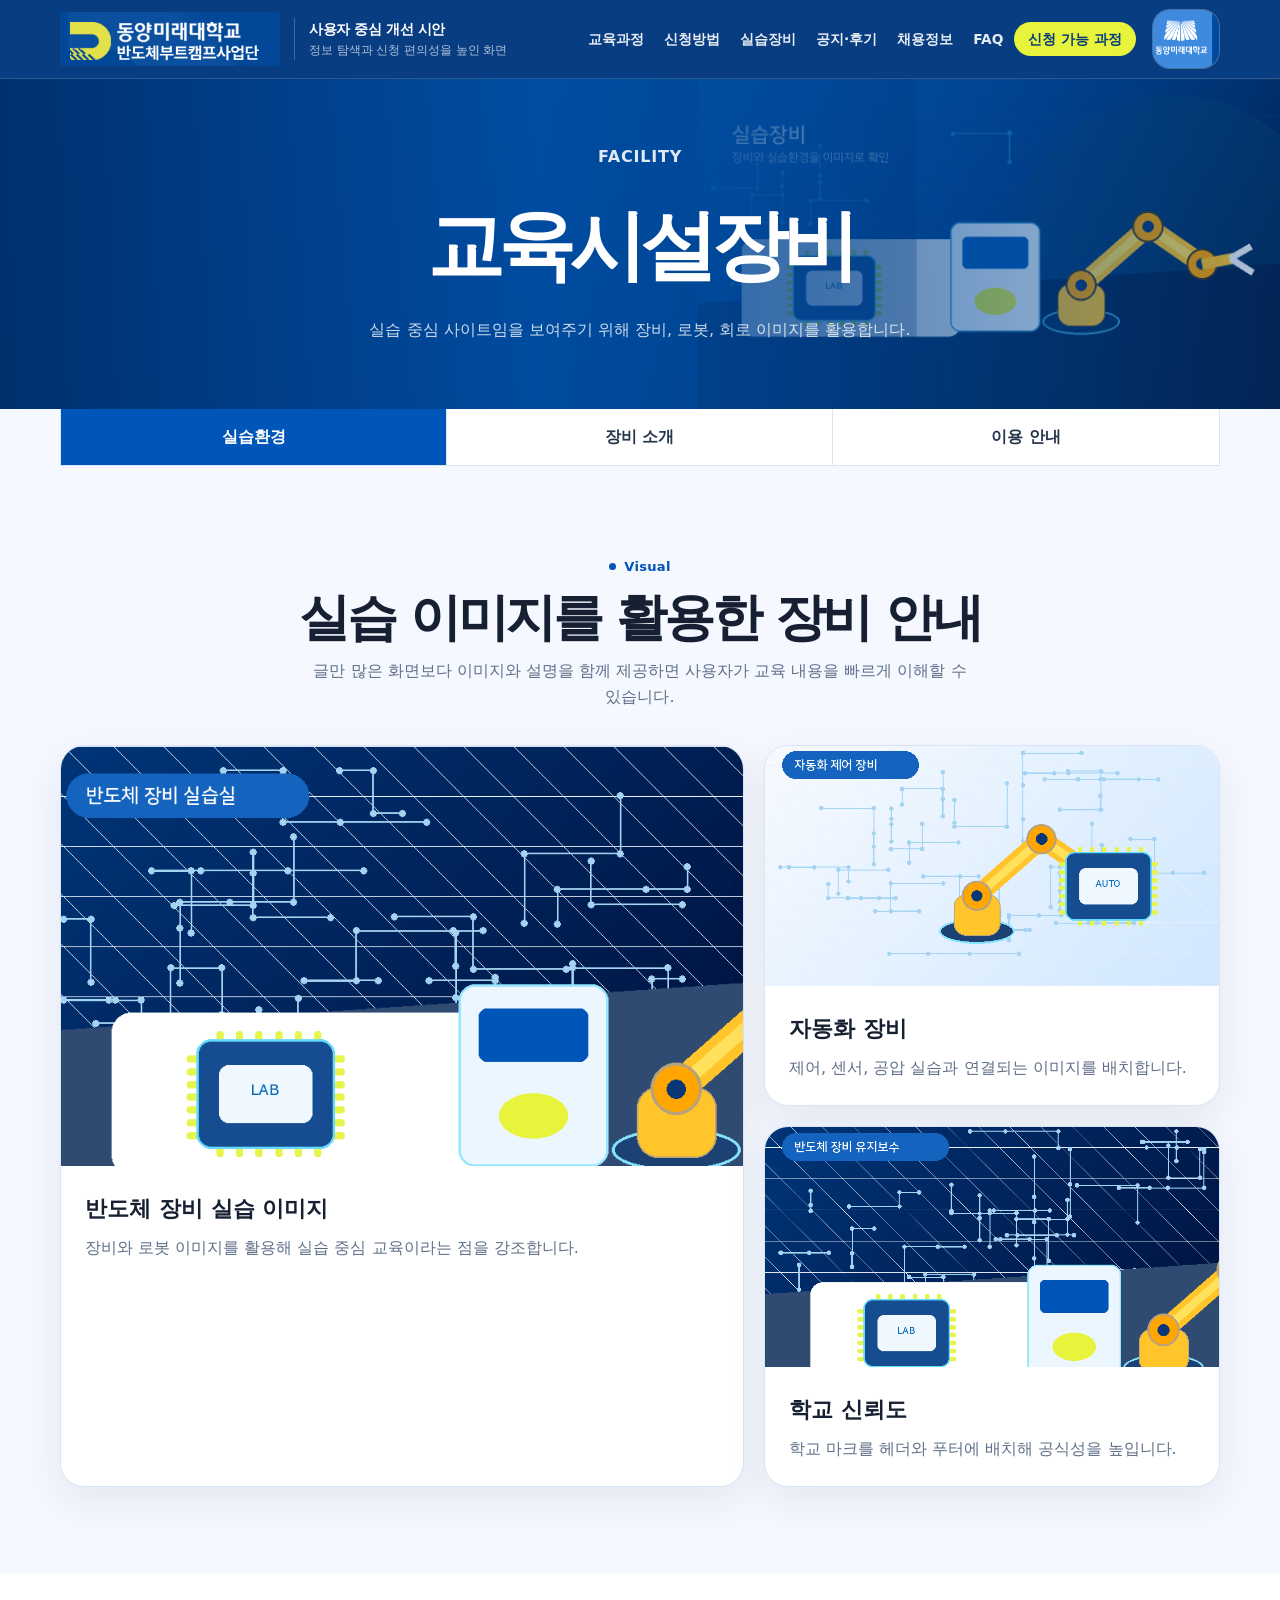
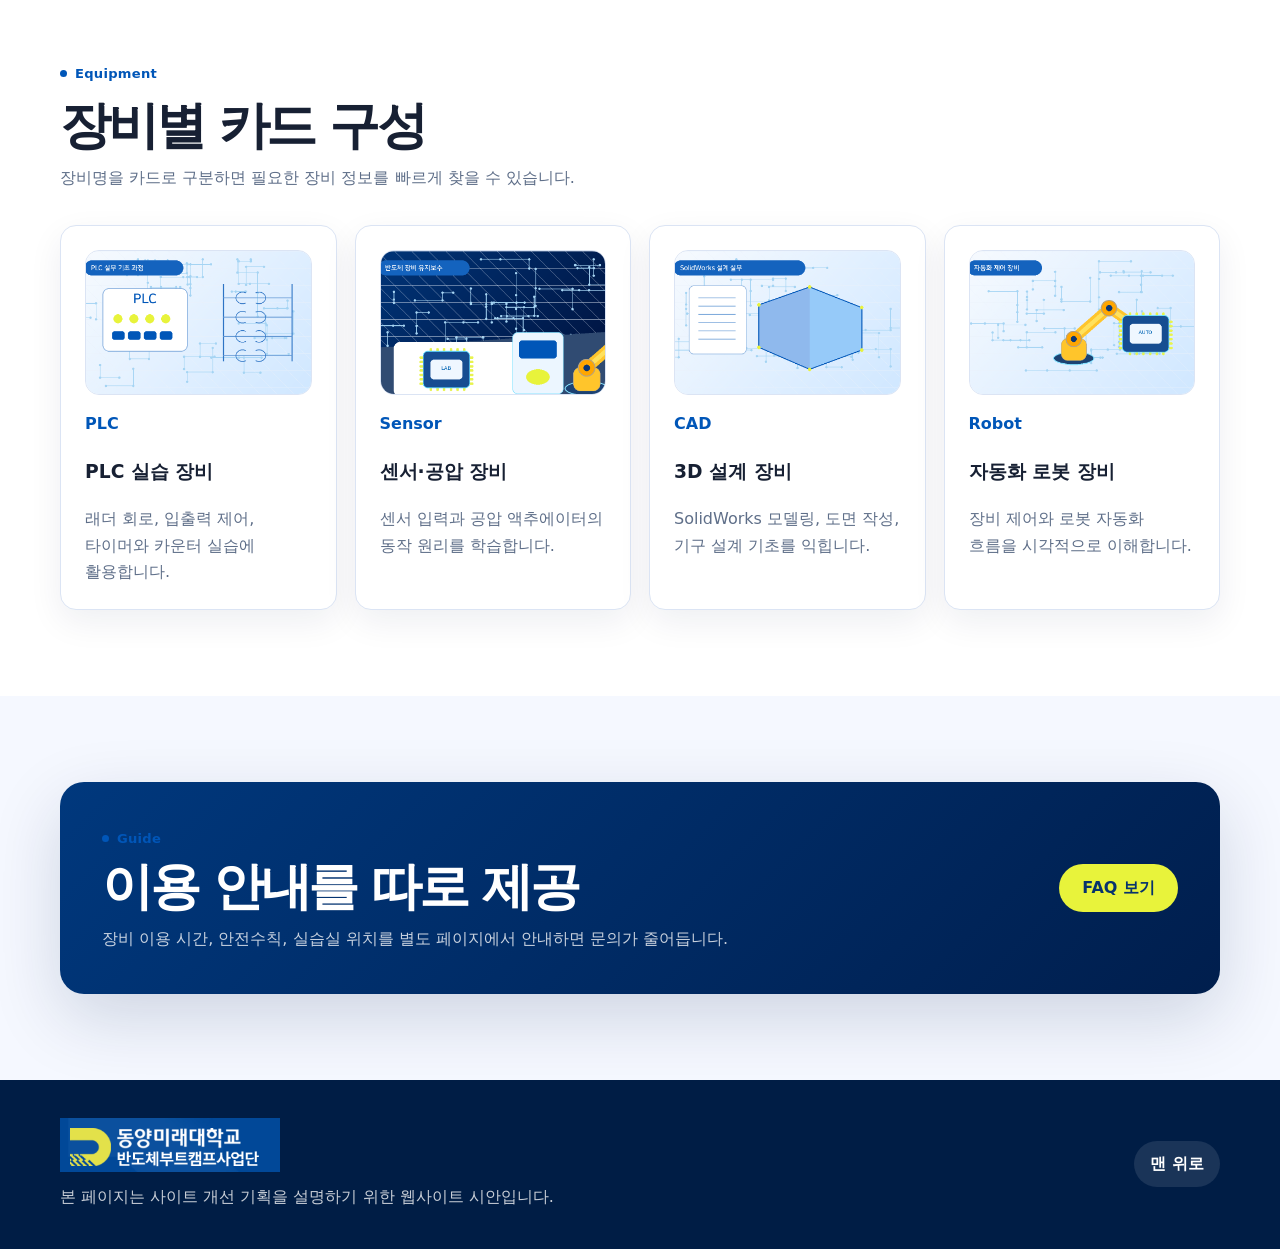
<file: bootcamp_user_friendly_site/facility.html>
<!DOCTYPE html>
<html lang="ko">
<head>
  <meta charset="UTF-8" />
  <meta name="viewport" content="width=device-width, initial-scale=1.0" />
  <meta name="description" content="동양미래대학교 반도체부트캠프 사이트를 사용자 중심으로 개선한 다중 페이지 웹사이트 시안입니다." />
  <link rel="stylesheet" href="style.css" />
  <title>실습장비 | 반도체부트캠프 개선 시안</title>
</head>
<body id="top">
  <a class="skip-link" href="#main">본문으로 바로가기</a>
    <header class="site-header">
      <div class="container header-inner">
        <a class="brand" href="index.html" aria-label="메인으로 이동">
          <img src="assets/site_logo.png" alt="동양미래대학교 반도체부트캠프사업단" />
          <span class="brand-text">
            <strong>사용자 중심 개선 시안</strong>
            <small>정보 탐색과 신청 편의성을 높인 화면</small>
          </span>
        </a>

        <button class="menu-toggle" type="button" aria-label="메뉴 열기" aria-expanded="false">
          <span></span><span></span><span></span>
        </button>

        <nav class="main-nav" aria-label="주요 메뉴">
          <a href="courses.html">교육과정</a>
          <a href="apply.html">신청방법</a>
          <a href="facility.html">실습장비</a>
          <a href="community.html">공지·후기</a>
          <a href="jobs.html">채용정보</a>
          <a href="faq.html">FAQ</a>
          <a class="nav-cta" href="courses.html#open">신청 가능 과정</a>
        </nav>

        <a class="school-box" href="index.html" aria-label="동양미래대학교">
          <img src="assets/university_mark.png" alt="동양미래대학교" />
        </a>
      </div>
    </header>

  <main id="main">
    <section class="sub-hero facility-hero"><div class="container sub-hero-inner"><span>FACILITY</span><h1>교육시설장비</h1><p>실습 중심 사이트임을 보여주기 위해 장비, 로봇, 회로 이미지를 활용합니다.</p></div></section>
    <div class="tab-bar"><a class="active" href="#lab">실습환경</a><a href="#equipment">장비 소개</a><a href="#guide">이용 안내</a></div>

    <section class="section" id="lab">
      <div class="container section-heading center"><span class="eyebrow">Visual</span><h2>실습 이미지를 활용한 장비 안내</h2><p>글만 많은 화면보다 이미지와 설명을 함께 제공하면 사용자가 교육 내용을 빠르게 이해할 수 있습니다.</p></div>
      <div class="container image-card-grid">
        <article class="image-card large"><img src="assets/illust_facility_lab.png" alt="반도체 장비 실습실 이미지" /><div><h3>반도체 장비 실습 이미지</h3><p>장비와 로봇 이미지를 활용해 실습 중심 교육이라는 점을 강조합니다.</p></div></article>
        <article class="image-card"><img src="assets/illust_facility_robot.png" alt="자동화 로봇 장비 이미지" /><div><h3>자동화 장비</h3><p>제어, 센서, 공압 실습과 연결되는 이미지를 배치합니다.</p></div></article>
        <article class="image-card"><img src="assets/illust_equipment.png" alt="장비와 회로를 표현한 이미지" /><div><h3>학교 신뢰도</h3><p>학교 마크를 헤더와 푸터에 배치해 공식성을 높입니다.</p></div></article>
      </div>
    </section>

    <section class="section alt" id="equipment">
      <div class="container section-heading"><span class="eyebrow">Equipment</span><h2>장비별 카드 구성</h2><p>장비명을 카드로 구분하면 필요한 장비 정보를 빠르게 찾을 수 있습니다.</p></div>
      <div class="container feature-grid">
        <div class="feature-card"><img src="assets/illust_plc.png" alt="PLC 장비 이미지" /><span>PLC</span><h3>PLC 실습 장비</h3><p>래더 회로, 입출력 제어, 타이머와 카운터 실습에 활용합니다.</p></div>
        <div class="feature-card"><img src="assets/illust_equipment.png" alt="센서와 공압 장비 이미지" /><span>Sensor</span><h3>센서·공압 장비</h3><p>센서 입력과 공압 액추에이터의 동작 원리를 학습합니다.</p></div>
        <div class="feature-card"><img src="assets/illust_solidworks.png" alt="CAD 설계 장비 이미지" /><span>CAD</span><h3>3D 설계 장비</h3><p>SolidWorks 모델링, 도면 작성, 기구 설계 기초를 익힙니다.</p></div>
        <div class="feature-card"><img src="assets/illust_facility_robot.png" alt="자동화 로봇 장비 이미지" /><span>Robot</span><h3>자동화 로봇 장비</h3><p>장비 제어와 로봇 자동화 흐름을 시각적으로 이해합니다.</p></div>
      </div>
    </section>

    <section class="section" id="guide">
      <div class="container improvement-box"><div><span class="eyebrow">Guide</span><h2>이용 안내를 따로 제공</h2><p>장비 이용 시간, 안전수칙, 실습실 위치를 별도 페이지에서 안내하면 문의가 줄어듭니다.</p></div><a class="btn primary" href="faq.html">FAQ 보기</a></div>
    </section>
  </main>

    <footer class="site-footer">
      <div class="container footer-inner">
        <div>
          <img src="assets/site_logo.png" alt="동양미래대학교 반도체부트캠프사업단" />
          <p>본 페이지는 사이트 개선 기획을 설명하기 위한 웹사이트 시안입니다.</p>
        </div>
        <a class="top-link" href="#top">맨 위로</a>
      </div>
    </footer>
    <script src="script.js"></script>
</body>
</html>
</file>
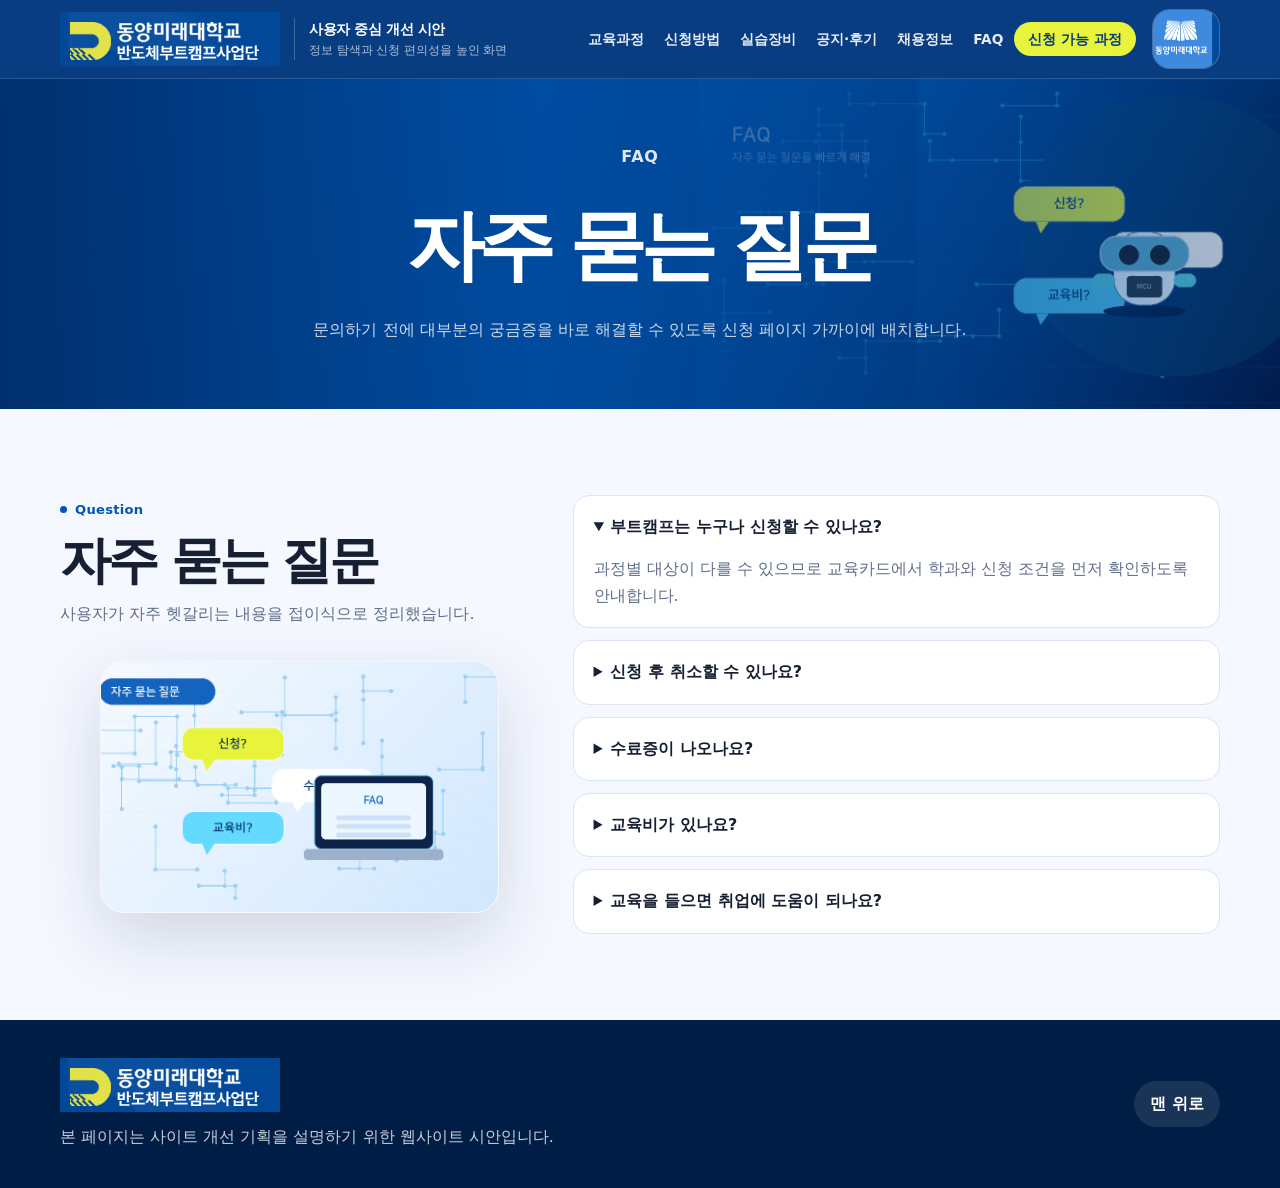
<file: bootcamp_user_friendly_site/faq.html>
<!DOCTYPE html>
<html lang="ko">
<head>
  <meta charset="UTF-8" />
  <meta name="viewport" content="width=device-width, initial-scale=1.0" />
  <meta name="description" content="동양미래대학교 반도체부트캠프 사이트를 사용자 중심으로 개선한 다중 페이지 웹사이트 시안입니다." />
  <link rel="stylesheet" href="style.css" />
  <title>FAQ | 반도체부트캠프 개선 시안</title>
</head>
<body id="top">
  <a class="skip-link" href="#main">본문으로 바로가기</a>
    <header class="site-header">
      <div class="container header-inner">
        <a class="brand" href="index.html" aria-label="메인으로 이동">
          <img src="assets/site_logo.png" alt="동양미래대학교 반도체부트캠프사업단" />
          <span class="brand-text">
            <strong>사용자 중심 개선 시안</strong>
            <small>정보 탐색과 신청 편의성을 높인 화면</small>
          </span>
        </a>

        <button class="menu-toggle" type="button" aria-label="메뉴 열기" aria-expanded="false">
          <span></span><span></span><span></span>
        </button>

        <nav class="main-nav" aria-label="주요 메뉴">
          <a href="courses.html">교육과정</a>
          <a href="apply.html">신청방법</a>
          <a href="facility.html">실습장비</a>
          <a href="community.html">공지·후기</a>
          <a href="jobs.html">채용정보</a>
          <a href="faq.html">FAQ</a>
          <a class="nav-cta" href="courses.html#open">신청 가능 과정</a>
        </nav>

        <a class="school-box" href="index.html" aria-label="동양미래대학교">
          <img src="assets/university_mark.png" alt="동양미래대학교" />
        </a>
      </div>
    </header>

  <main id="main">
    <section class="sub-hero faq-hero"><div class="container sub-hero-inner"><span>FAQ</span><h1>자주 묻는 질문</h1><p>문의하기 전에 대부분의 궁금증을 바로 해결할 수 있도록 신청 페이지 가까이에 배치합니다.</p></div></section>

    <section class="section">
      <div class="container faq-layout with-visual">
        <div>
          <div class="section-heading"><span class="eyebrow">Question</span><h2>자주 묻는 질문</h2><p>사용자가 자주 헷갈리는 내용을 접이식으로 정리했습니다.</p></div>
          <figure class="faq-visual"><img src="assets/illust_faq.png" alt="자주 묻는 질문 안내 이미지" /></figure>
        </div>
        <div class="faq-list">
          <details open><summary>부트캠프는 누구나 신청할 수 있나요?</summary><p>과정별 대상이 다를 수 있으므로 교육카드에서 학과와 신청 조건을 먼저 확인하도록 안내합니다.</p></details>
          <details><summary>신청 후 취소할 수 있나요?</summary><p>신청 기간 안에는 취소 가능 여부를 안내하고, 마감 이후에는 담당자 문의가 필요하다는 문구를 표시합니다.</p></details>
          <details><summary>수료증이 나오나요?</summary><p>출석률과 과제 제출 등 과정별 수료 기준을 충족하면 수료 안내를 받을 수 있도록 구성합니다.</p></details>
          <details><summary>교육비가 있나요?</summary><p>교육비, 준비물, 개인 부담 비용 여부를 신청 전에 확인할 수 있도록 체크리스트로 제공합니다.</p></details>
          <details><summary>교육을 들으면 취업에 도움이 되나요?</summary><p>각 교육과정 아래에 연결 직무와 채용정보를 함께 보여주어 교육과 진로의 관계를 설명합니다.</p></details>
        </div>
      </div>
    </section>
  </main>

    <footer class="site-footer">
      <div class="container footer-inner">
        <div>
          <img src="assets/site_logo.png" alt="동양미래대학교 반도체부트캠프사업단" />
          <p>본 페이지는 사이트 개선 기획을 설명하기 위한 웹사이트 시안입니다.</p>
        </div>
        <a class="top-link" href="#top">맨 위로</a>
      </div>
    </footer>
    <script src="script.js"></script>
</body>
</html>
</file>
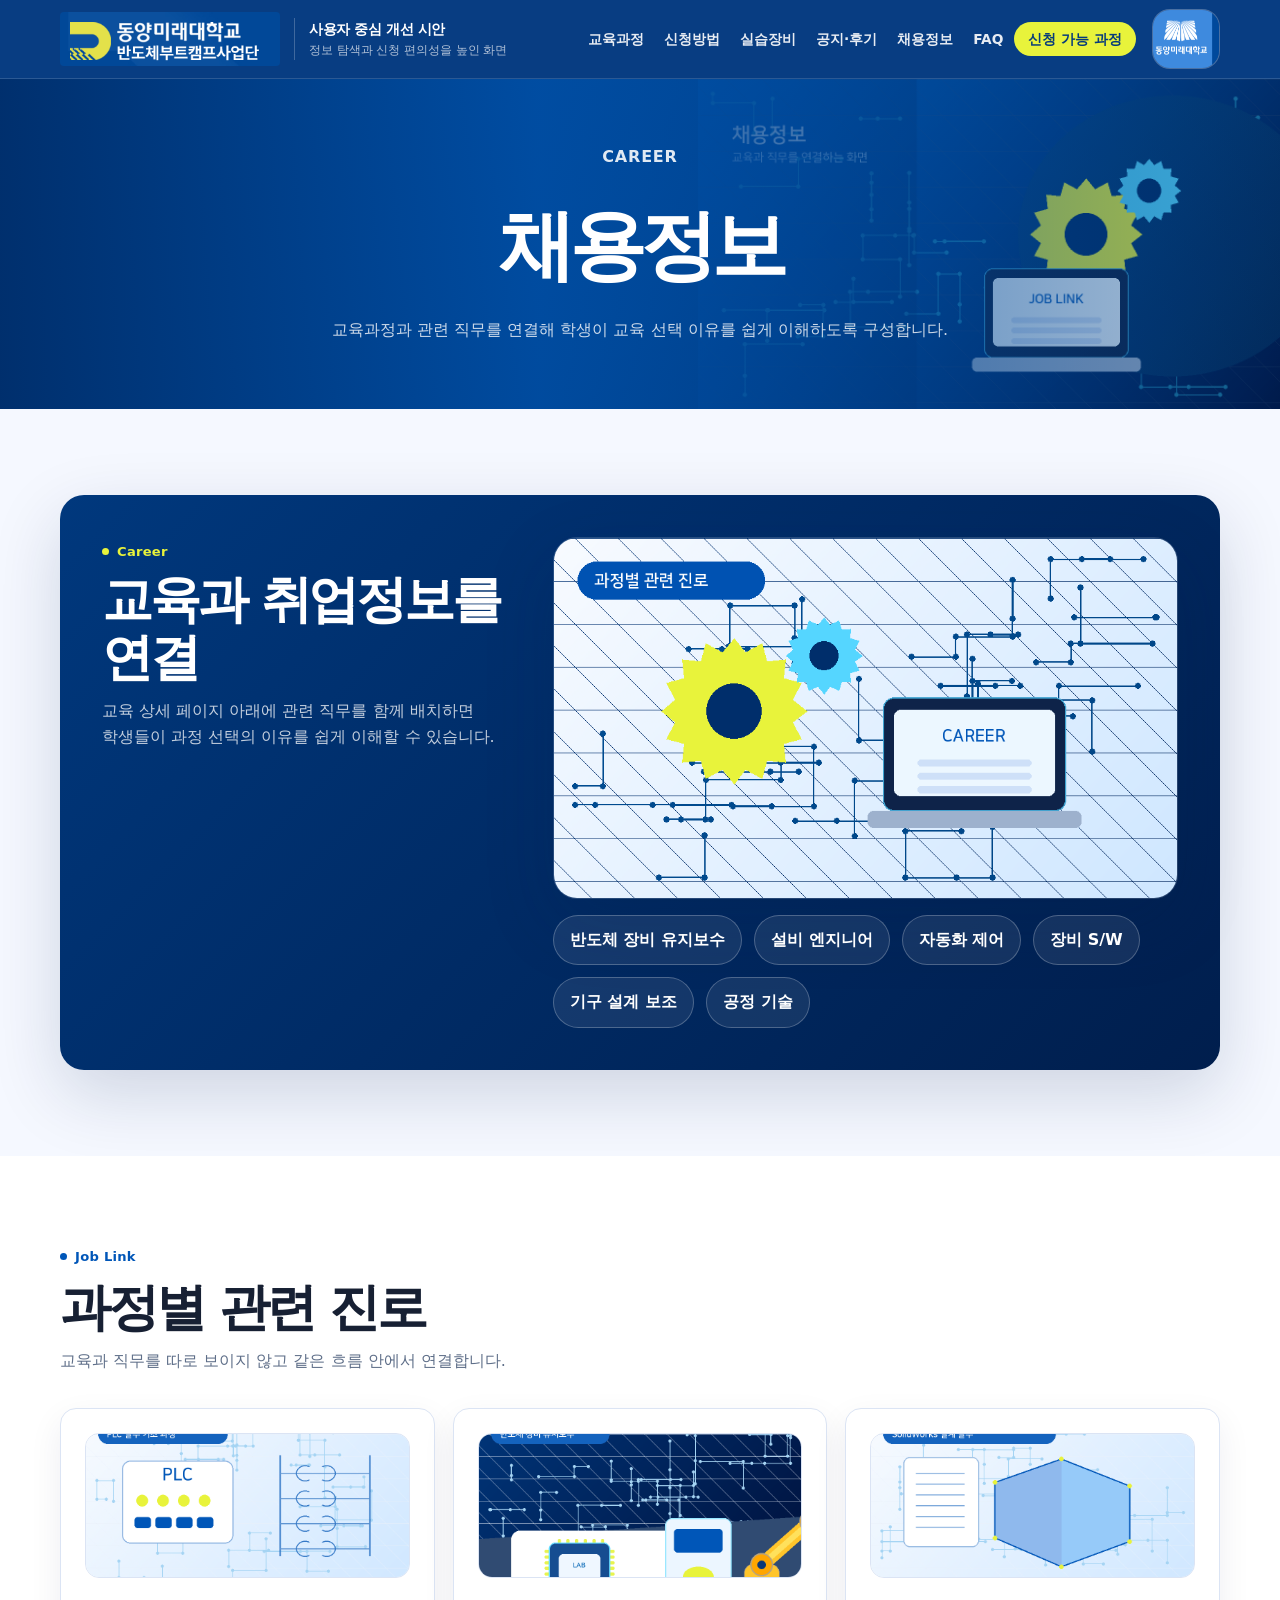
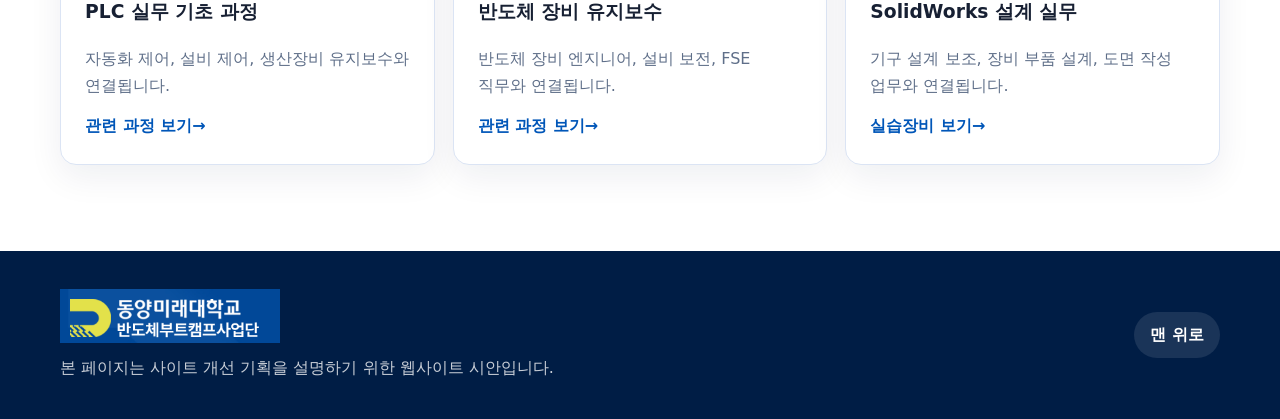
<file: bootcamp_user_friendly_site/jobs.html>
<!DOCTYPE html>
<html lang="ko">
<head>
  <meta charset="UTF-8" />
  <meta name="viewport" content="width=device-width, initial-scale=1.0" />
  <meta name="description" content="동양미래대학교 반도체부트캠프 사이트를 사용자 중심으로 개선한 다중 페이지 웹사이트 시안입니다." />
  <link rel="stylesheet" href="style.css" />
  <title>채용정보 | 반도체부트캠프 개선 시안</title>
</head>
<body id="top">
  <a class="skip-link" href="#main">본문으로 바로가기</a>
    <header class="site-header">
      <div class="container header-inner">
        <a class="brand" href="index.html" aria-label="메인으로 이동">
          <img src="assets/site_logo.png" alt="동양미래대학교 반도체부트캠프사업단" />
          <span class="brand-text">
            <strong>사용자 중심 개선 시안</strong>
            <small>정보 탐색과 신청 편의성을 높인 화면</small>
          </span>
        </a>

        <button class="menu-toggle" type="button" aria-label="메뉴 열기" aria-expanded="false">
          <span></span><span></span><span></span>
        </button>

        <nav class="main-nav" aria-label="주요 메뉴">
          <a href="courses.html">교육과정</a>
          <a href="apply.html">신청방법</a>
          <a href="facility.html">실습장비</a>
          <a href="community.html">공지·후기</a>
          <a href="jobs.html">채용정보</a>
          <a href="faq.html">FAQ</a>
          <a class="nav-cta" href="courses.html#open">신청 가능 과정</a>
        </nav>

        <a class="school-box" href="index.html" aria-label="동양미래대학교">
          <img src="assets/university_mark.png" alt="동양미래대학교" />
        </a>
      </div>
    </header>

  <main id="main">
    <section class="sub-hero jobs-hero"><div class="container sub-hero-inner"><span>CAREER</span><h1>채용정보</h1><p>교육과정과 관련 직무를 연결해 학생이 교육 선택 이유를 쉽게 이해하도록 구성합니다.</p></div></section>

    <section class="section">
      <div class="container career-box">
        <div>
          <span class="eyebrow light">Career</span>
          <h2>교육과 취업정보를 연결</h2>
          <p>교육 상세 페이지 아래에 관련 직무를 함께 배치하면 학생들이 과정 선택의 이유를 쉽게 이해할 수 있습니다.</p>
        </div>
        <div>
          <div class="career-visual"><img src="assets/illust_jobs.png" alt="교육과 취업정보 연결 이미지" /></div>
          <div class="career-tags">
            <span>반도체 장비 유지보수</span><span>설비 엔지니어</span><span>자동화 제어</span><span>장비 S/W</span><span>기구 설계 보조</span><span>공정 기술</span>
          </div>
        </div>
      </div>
    </section>

    <section class="section alt">
      <div class="container section-heading"><span class="eyebrow">Job Link</span><h2>과정별 관련 진로</h2><p>교육과 직무를 따로 보이지 않고 같은 흐름 안에서 연결합니다.</p></div>
      <div class="container job-grid">
        <article><img src="assets/illust_plc.png" alt="PLC 진로 연결 이미지" /><h3>PLC 실무 기초 과정</h3><p>자동화 제어, 설비 제어, 생산장비 유지보수와 연결됩니다.</p><a class="text-link" href="courses.html#plc">관련 과정 보기</a></article>
        <article><img src="assets/illust_equipment.png" alt="반도체 장비 유지보수 진로 이미지" /><h3>반도체 장비 유지보수</h3><p>반도체 장비 엔지니어, 설비 보전, FSE 직무와 연결됩니다.</p><a class="text-link" href="courses.html#open">관련 과정 보기</a></article>
        <article><img src="assets/illust_solidworks.png" alt="SolidWorks 설계 진로 이미지" /><h3>SolidWorks 설계 실무</h3><p>기구 설계 보조, 장비 부품 설계, 도면 작성 업무와 연결됩니다.</p><a class="text-link" href="facility.html">실습장비 보기</a></article>
      </div>
    </section>
  </main>

    <footer class="site-footer">
      <div class="container footer-inner">
        <div>
          <img src="assets/site_logo.png" alt="동양미래대학교 반도체부트캠프사업단" />
          <p>본 페이지는 사이트 개선 기획을 설명하기 위한 웹사이트 시안입니다.</p>
        </div>
        <a class="top-link" href="#top">맨 위로</a>
      </div>
    </footer>
    <script src="script.js"></script>
</body>
</html>
</file>
<file: style.css>
:root{--primary:#2563eb;--success:#16a34a;--danger:#ef4444;--bg:#eef2f7;--panel:#fff;--text:#111827;--muted:#6b7280;--line:#d1d5db;--shadow:0 10px 30px rgba(15,23,42,.12)}*{box-sizing:border-box}body{margin:0;font-family:Inter,-apple-system,BlinkMacSystemFont,'Segoe UI',sans-serif;background:var(--bg);color:var(--text);height:100vh;display:flex;flex-direction:column;overflow:hidden}.navbar{height:66px;background:rgba(255,255,255,.92);backdrop-filter:blur(12px);border-bottom:1px solid var(--line);display:flex;align-items:center;justify-content:space-between;padding:0 18px;z-index:100}.brand{display:flex;align-items:center;gap:10px}.brand-mark{width:40px;height:40px;border-radius:14px;background:#e0edff;display:grid;place-items:center}.brand small{display:block;color:var(--muted);font-size:11px}.toolbar{display:flex;gap:8px;align-items:center}.tool-btn{border:1px solid var(--line);background:white;color:#111827;border-radius:10px;padding:8px 12px;font-weight:700;cursor:pointer;box-shadow:0 1px 2px rgba(0,0,0,.04)}.tool-btn:hover{transform:translateY(-1px)}.tool-btn.primary{background:var(--primary);border-color:var(--primary);color:#fff}.tool-btn.success{background:var(--success);border-color:var(--success);color:#fff}.tool-btn.danger{background:var(--danger);border-color:var(--danger);color:#fff}.tool-btn.full{width:100%;margin-top:8px}.file-label{display:inline-block}.app-container{display:flex;min-height:0;flex:1}.component-sidebar{width:312px;background:#f8fafc;border-right:1px solid var(--line);display:flex;flex-direction:column}.sidebar-header{padding:12px;border-bottom:1px solid var(--line)}.nav-select,.sidebar-search input{width:100%;border:1px solid var(--line);border-radius:10px;padding:10px;background:#fff;font-weight:700}.sidebar-search{padding:10px;border-bottom:1px solid var(--line)}.component-grid{padding:12px;display:grid;grid-template-columns:repeat(3,1fr);gap:9px;overflow:auto}.component-item{background:#fff;border:1px solid #e5e7eb;border-radius:12px;min-height:82px;display:flex;flex-direction:column;align-items:center;justify-content:center;gap:8px;text-align:center;font-size:12px;font-weight:800;color:#3b82a4;cursor:grab;box-shadow:0 2px 8px rgba(0,0,0,.06)}.component-item span{font-size:28px}.component-item:hover{box-shadow:var(--shadow);transform:translateY(-2px);border-color:#60a5fa}.workspace-wrap{flex:1;display:flex;flex-direction:column;min-width:0}.workspace-topbar{height:44px;background:#fff;border-bottom:1px solid var(--line);display:flex;align-items:center;gap:18px;padding:0 14px;font-weight:700;color:#374151}.status{padding:5px 10px;border-radius:999px;font-size:12px}.status.idle{background:#e5e7eb}.status.running{background:#dcfce7;color:#166534}.status.error{background:#fee2e2;color:#991b1b}.zoom-controls{margin-left:auto;display:flex;align-items:center;gap:6px}.zoom-controls button{border:1px solid var(--line);background:#fff;border-radius:8px;padding:5px 9px;cursor:pointer}.circuit-workspace{flex:1;position:relative;overflow:hidden;background-color:#e9eef6;background-image:linear-gradient(#dbe2ed 1px,transparent 1px),linear-gradient(90deg,#dbe2ed 1px,transparent 1px);background-size:20px 20px}.world{position:absolute;left:0;top:0;width:3000px;height:2000px;transform-origin:0 0}.wire-svg{position:absolute;inset:0;width:3000px;height:2000px;z-index:40;pointer-events:none}.wire-svg line{pointer-events:stroke;cursor:pointer}.wire-selected{stroke-dasharray:6 6;stroke-width:5!important;filter:drop-shadow(0 0 4px rgba(0,0,0,.4))}.powered-wire{stroke-dasharray:10 7;animation:flow .45s linear infinite;filter:drop-shadow(0 0 4px rgba(34,197,94,.8))}@keyframes flow{to{stroke-dashoffset:-34}}.workspace-hint{position:absolute;left:480px;top:250px;color:#94a3b8;font-weight:800;font-size:20px;pointer-events:none}.workspace-component{position:absolute;cursor:grab;user-select:none;transform-origin:center;z-index:10}.workspace-component.comp-selected{filter:drop-shadow(0 0 0 #2563eb);outline:3px solid #2563eb;border-radius:10px}.graphic{width:100%;height:100%;display:flex;align-items:center;justify-content:center;border-radius:8px;font-weight:900;color:#fff;position:relative;box-shadow:0 6px 18px rgba(15,23,42,.18),inset 0 2px 5px rgba(255,255,255,.22)}.pin{position:absolute;width:16px;height:16px;background:#374151;border:3px solid #f8fafc;border-radius:50%;transform:translate(-50%,-50%);z-index:20;cursor:crosshair;box-shadow:0 2px 4px rgba(0,0,0,.25)}.pin:hover{background:#ef4444;transform:translate(-50%,-50%) scale(1.25)}.pin::after{content:attr(data-label);position:absolute;top:-18px;left:50%;transform:translateX(-50%);font-size:9px;color:#111827;background:#fff;border:1px solid #ddd;border-radius:4px;padding:1px 3px;opacity:0;white-space:nowrap}.pin:hover::after{opacity:1}.comp-breadboard .pin{width:6px;height:6px;border:0;border-radius:1px;background:#1f2937}.battery-graphic{background:#111827;border-top:10px solid #020617;flex-direction:column}.battery-graphic:before{content:'+';position:absolute;top:8px;left:17px}.battery-graphic:after{content:'−';position:absolute;top:8px;right:20px}.led-graphic{border-radius:50% 50% 30% 30%;box-shadow:inset -6px -7px 14px rgba(0,0,0,.35),inset 2px 2px 9px rgba(255,255,255,.8),0 6px 15px rgba(0,0,0,.18)}.led-on{box-shadow:0 0 28px currentColor,0 0 70px currentColor,inset 1px 1px 12px rgba(255,255,255,.9)!important}.led-burn{background:#111!important;color:#ef4444!important}.resistor-graphic{border-radius:10px}.switch-push-graphic{background:#dc2626;border:4px solid #111827;border-radius:50%}.switch-slide-graphic{background:#111827}.switch-slide-graphic:after{content:'';position:absolute;width:15px;height:31px;border-radius:5px;background:#e5e7eb;left:7px;top:5px;transition:.2s}.switch-on .switch-slide-graphic:after{left:27px}.motor-dc-graphic{background:#cbd5e1;color:#111827;border-radius:50%;border:5px solid #64748b}.motor-on{animation:spin .5s linear infinite}@keyframes spin{to{transform:rotate(360deg)}}.motor-servo-graphic{background:#2563eb}.buzzer-graphic{background:#7c3aed}.buzz-on{animation:buzz .1s infinite alternate}@keyframes buzz{to{transform:translateX(2px) rotate(1deg)}}.arduino-graphic{background:#00979c;border:3px solid #03787e;border-radius:10px}.arduino-graphic:before{content:'UNO R3';font-size:23px}.multimeter-graphic{background:#facc15;color:#111827;flex-direction:column}.screen{background:#111827;color:#22c55e;font-family:monospace;border-radius:4px;padding:4px 7px}.oscilloscope-graphic{background:#1e293b}.oscilloscope-graphic:before{content:'';width:70%;height:34%;background:#020617;border:1px solid #475569;border-radius:4px}.inst-source-graphic{background:#e2e8f0;color:#111827;border:2px solid #94a3b8}.bb-body{width:100%;height:100%;background:#e5e7eb;border-radius:8px;box-shadow:0 8px 22px rgba(0,0,0,.15);position:relative;overflow:hidden}.bb-line{position:absolute;left:18px;right:18px;height:2px}.b-red{background:#ef4444}.b-blue{background:#3b82f6}.bb-groove{position:absolute;left:0;right:0;top:115px;height:11px;background:#cbd5e1;border-top:1px solid #94a3b8}.bb-lbl,.bb-num{position:absolute;font-size:8px;color:#475569;font-weight:800}.inspector{width:330px;background:#fff;border-left:1px solid var(--line);padding:16px;overflow:auto}.inspector h3{margin:0 0 12px}.inspector-body{border:1px solid var(--line);border-radius:14px;padding:12px;min-height:140px;background:#f8fafc;line-height:1.6;font-size:14px}.prop-row{display:flex;align-items:center;justify-content:space-between;gap:10px;margin:8px 0}.prop-row input,.prop-row select{width:145px;border:1px solid var(--line);border-radius:8px;padding:7px}.code-panel{margin-top:14px}.code-title{font-weight:900;margin-bottom:6px}textarea{width:100%;height:210px;resize:vertical;border:1px solid var(--line);border-radius:14px;padding:12px;background:#0f172a;color:#d1fae5;font-family:Consolas,monospace;font-size:13px}.hint-mini{font-size:12px;color:var(--muted);line-height:1.5}.modal-overlay{position:fixed;inset:0;background:rgba(0,0,0,.45);display:none;align-items:center;justify-content:center;z-index:9999;backdrop-filter:blur(6px)}.modal-content{background:#fff;border-radius:18px;padding:20px;width:330px;box-shadow:var(--shadow)}.modal-body{display:flex;flex-direction:column;gap:10px;margin:15px 0}.modal-body input,.modal-body select{padding:10px;border:1px solid var(--line);border-radius:10px}.modal-footer{display:flex;justify-content:flex-end;gap:8px}.chatbot-fab{position:fixed;right:28px;bottom:28px;width:58px;height:58px;border-radius:50%;display:grid;place-items:center;background:#fff;box-shadow:var(--shadow);font-size:24px;z-index:1000;cursor:pointer}.chatbot-window{position:fixed;right:28px;bottom:96px;width:370px;height:520px;background:#fff;border:1px solid var(--line);border-radius:20px;box-shadow:var(--shadow);display:none;flex-direction:column;overflow:hidden;z-index:1000}.chat-header{background:var(--primary);color:#fff;padding:14px 18px;display:flex;justify-content:space-between;align-items:center}.chat-header h3{margin:0}.close-btn{background:none;border:0;color:#fff;font-size:28px;cursor:pointer}.chat-messages{flex:1;overflow:auto;padding:16px;display:flex;flex-direction:column;gap:10px}.chat-bubble{padding:10px 13px;border-radius:15px;max-width:86%;line-height:1.45}.chat-user{align-self:flex-end;background:#2563eb;color:#fff}.chat-ai{align-self:flex-start;background:#f1f5f9}.chat-input-area{display:flex;gap:8px;padding:14px;border-top:1px solid var(--line)}.chat-input-area input{flex:1;border:1px solid var(--line);border-radius:999px;padding:10px 13px}.chat-input-area button{border:0;background:#2563eb;color:#fff;border-radius:999px;padding:0 15px;font-weight:800}

/* fixes v2: cleaner wiring, breadboard plug-in feel, realistic motors */
.comp-route{background:transparent!important;box-shadow:none!important;outline:none!important;pointer-events:none}
.comp-route .pin{opacity:0;width:2px;height:2px;border:0;pointer-events:none}
.wire-svg line{transition:stroke-width .08s, filter .08s}
.led-graphic{height:42px!important;width:42px!important;margin:auto;border:2px solid rgba(255,255,255,.45)}
.led-leg{position:absolute;bottom:-24px;width:4px;background:#94a3b8;border-radius:3px;box-shadow:inset 1px 0 0 rgba(255,255,255,.8)}
.led-leg.leg-a{left:12px;height:28px}.led-leg.leg-k{right:12px;height:24px}
.comp-led .pin{width:13px;height:13px;border-width:2px;background:#64748b}
.comp-resistor .pin,.comp-potentiometer .pin{width:13px;height:13px;border-width:2px;background:#64748b}
.motor-dc-graphic{overflow:visible;background:transparent!important;border:0!important;border-radius:8px!important;color:#111827!important;box-shadow:none!important;display:flex!important;align-items:center!important;justify-content:center!important}
.motor-can{width:62px;height:46px;border-radius:24px;background:linear-gradient(90deg,#94a3b8,#e2e8f0,#94a3b8);border:4px solid #475569;display:flex;align-items:center;justify-content:center;font-weight:900;box-shadow:0 8px 18px rgba(15,23,42,.25),inset 0 2px 5px rgba(255,255,255,.55)}
.motor-shaft{position:absolute;right:-14px;width:24px;height:10px;background:#64748b;border-radius:6px;box-shadow:inset 0 1px 2px rgba(255,255,255,.55)}
.motor-on .motor-shaft{animation:spin .15s linear infinite;background:#334155}
.motor-servo-graphic{background:#2563eb!important;border:3px solid #1d4ed8;border-radius:10px!important;overflow:visible;color:#fff;flex-direction:column;font-size:11px;letter-spacing:.5px}
.servo-horn{position:absolute;top:-17px;left:50%;width:58px;height:10px;background:#f8fafc;border:2px solid #cbd5e1;border-radius:999px;transform:translateX(-50%);box-shadow:0 2px 5px rgba(0,0,0,.18)}
.servo-horn:after{content:'';position:absolute;left:50%;top:50%;width:10px;height:10px;background:#94a3b8;border-radius:50%;transform:translate(-50%,-50%)}
.motor-on .servo-horn{animation:servoSweep .8s ease-in-out infinite alternate}@keyframes servoSweep{from{transform:translateX(-50%) rotate(-35deg)}to{transform:translateX(-50%) rotate(35deg)}}


/* v4 breadboard + wiring stability patch */
.comp-breadboard .pin{
  width:12px !important;
  height:12px !important;
  border:2px solid #f8fafc !important;
  border-radius:50% !important;
  background:#1f2937 !important;
  cursor:pointer !important;
  z-index:50 !important;
}
.comp-breadboard .pin:hover{
  background:#ef4444 !important;
  transform:translate(-50%,-50%) scale(1.4) !important;
  z-index:999 !important;
}
.pin{
  transition:0.08s;
}
.pin:hover{
  z-index:999;
}
.wire-svg line{
  stroke-width:4px;
}


/* v4 realistic breadboard redesign */
.comp-breadboard{filter:drop-shadow(0 10px 18px rgba(15,23,42,.18));}
.bb-body{background:linear-gradient(180deg,#f8fafc,#e5e7eb)!important;border:3px solid #2563eb;border-radius:14px!important;box-shadow:inset 0 1px 0 rgba(255,255,255,.9),0 12px 28px rgba(15,23,42,.18)!important;}
.bb-body::before{content:'solderless breadboard';position:absolute;left:18px;top:126px;font-size:10px;font-weight:900;letter-spacing:.08em;color:#94a3b8;text-transform:uppercase;}
.bb-rail{position:absolute;left:36px;right:36px;height:2px;border-radius:99px;opacity:.9;}
.bb-rail span{position:absolute;left:-20px;top:-8px;font-size:13px;font-weight:900;}
.rail-top-plus{top:30px;background:#ef4444;color:#ef4444;}
.rail-top-minus{top:55px;background:#2563eb;color:#2563eb;}
.rail-bottom-plus{top:255px;background:#ef4444;color:#ef4444;}
.rail-bottom-minus{top:280px;background:#2563eb;color:#2563eb;}
.bb-groove{top:171px!important;height:22px!important;background:linear-gradient(180deg,#cbd5e1,#f8fafc,#cbd5e1)!important;border-top:1px solid #94a3b8!important;border-bottom:1px solid #94a3b8!important;box-shadow:inset 0 3px 5px rgba(15,23,42,.12),inset 0 -3px 5px rgba(255,255,255,.7);}
.bb-center-shadow{position:absolute;left:36px;right:36px;top:82px;height:168px;border-left:1px solid #cbd5e1;border-right:1px solid #cbd5e1;pointer-events:none;}
.comp-breadboard .pin{width:12px!important;height:12px!important;border:2px solid #f8fafc!important;border-radius:50%!important;background:#111827!important;z-index:70!important;box-shadow:inset 0 1px 2px rgba(255,255,255,.55),inset 0 -2px 4px rgba(0,0,0,.55),0 1px 2px rgba(15,23,42,.25)!important;}
.comp-breadboard .pin:hover{background:#ef4444!important;transform:translate(-50%,-50%) scale(1.45)!important;box-shadow:0 0 0 4px rgba(239,68,68,.18),inset 0 1px 2px rgba(255,255,255,.55)!important;}
.bb-num{position:absolute;font-size:8px;color:#64748b;font-weight:900;pointer-events:none;}
.wire-svg line{stroke-width:4.5!important;filter:drop-shadow(0 1px 1px rgba(15,23,42,.25));}


/* v3: physical breadboard contact feedback */
.pin.contact-pin{
  background:#22c55e!important;
  box-shadow:0 0 0 4px rgba(34,197,94,.18), inset 0 1px 2px rgba(255,255,255,.55)!important;
}
.comp-breadboard .pin.contact-pin{
  background:#22c55e!important;
}
.wire-svg line{
  stroke-width:5px;
}


/* ===== v4 clean UI: plain breadboard + neat sidebar ===== */
:root{
  --bg:#f3f6fb;
  --panel:#ffffff;
  --line:#e5e7eb;
  --primary:#2563eb;
  --shadow:0 8px 24px rgba(15,23,42,.08);
}
body{background:#f3f6fb;color:#111827;}
.navbar{height:72px;background:#fff;border-bottom:1px solid #e5e7eb;box-shadow:0 1px 10px rgba(15,23,42,.04);}
.brand-mark{background:#fff7d6;font-size:30px;}
.brand b{font-size:18px;}
.brand small{font-size:12px;color:#64748b;}
.tool-btn{border-radius:8px;padding:10px 14px;box-shadow:none;background:#fff;border-color:#e2e8f0;}
.tool-btn:hover{transform:none;background:#f8fafc;}
.tool-btn.success{background:#198754;border-color:#198754;}
.tool-btn.primary{background:#2563eb;border-color:#2563eb;}
.tool-btn.danger{background:#fff;color:#dc2626;border-color:#fecaca;}
.component-sidebar{width:286px;background:#fff;border-right:1px solid #e5e7eb;padding:14px;gap:10px;}
.sidebar-header{padding:0;border:0;}
.sidebar-header::before{content:'구성요소';display:block;font-weight:900;font-size:16px;margin-bottom:10px;color:#111827;}
.nav-select{display:none;}
.sidebar-search{padding:0;border:0;}
.sidebar-search input{height:42px;border-radius:8px;background:#fff;font-weight:500;color:#334155;}
.component-grid{padding:0;grid-template-columns:repeat(2,1fr);gap:6px;overflow:auto;}
.component-item{min-height:72px;border-radius:8px;border:1px solid #e5e7eb;box-shadow:none;color:#111827;font-size:12px;font-weight:700;background:#fff;gap:5px;}
.component-item span{font-size:26px;line-height:1;filter:none;}
.component-item:hover{transform:none;box-shadow:0 4px 12px rgba(15,23,42,.08);border-color:#bfdbfe;background:#f8fbff;}
.inspector{width:300px;background:#fff;border-left:1px solid #e5e7eb;padding:14px;}
.inspector h3{font-size:16px;margin-bottom:14px;}
.inspector-body{background:#fff;border-color:#e5e7eb;border-radius:8px;box-shadow:none;}
.code-panel{border:1px solid #e5e7eb;border-radius:8px;margin-top:14px;overflow:hidden;background:#fff;}
.code-title{padding:14px 16px;margin:0;border-bottom:1px solid #e5e7eb;background:#fff;}
textarea{border:0;border-radius:0;background:#ffffff;color:#111827;font-size:13px;line-height:1.7;height:250px;box-shadow:inset 40px 0 0 #f8fafc;padding-left:54px;}
.hint-mini{padding:0 14px 12px;}
#uploadCodeBtn{margin:12px 14px;width:calc(100% - 28px);}
.workspace-topbar{height:64px;margin:10px 12px 0;border:1px solid #e5e7eb;border-radius:8px;background:#fff;}
.circuit-workspace{margin:0 12px 12px;border:1px solid #e5e7eb;border-top:0;border-radius:0 0 8px 8px;background-color:#fafcff;background-image:radial-gradient(#d4dbe7 1px,transparent 1px);background-size:14px 14px;}
.world{transform-origin:0 0;}
.workspace-component{z-index:20;}
.comp-breadboard{z-index:2!important;filter:none!important;}
.wire-svg{z-index:12!important;}
.wire-svg line{stroke-width:4px!important;filter:drop-shadow(0 1px 1px rgba(15,23,42,.16));stroke-linecap:round;}
.workspace-component.comp-selected{outline:2px solid #2563eb!important;outline-offset:3px;border-radius:8px;filter:none!important;}

/* plain breadboard body */
.bb-body{
  background:#f8fafc!important;
  border:2px solid #2563eb!important;
  border-radius:12px!important;
  box-shadow:0 6px 16px rgba(15,23,42,.12)!important;
  overflow:hidden!important;
}
.bb-body::before{display:none!important;}
.bb-body::after{content:'';position:absolute;left:0;right:0;top:171px;height:22px;background:linear-gradient(180deg,#e5e7eb,#f8fafc,#dbe2ea);border-top:1px solid #cbd5e1;border-bottom:1px solid #cbd5e1;pointer-events:none;}
.bb-center-shadow{display:none!important;}
.bb-groove{display:none!important;}
.bb-rail{height:2px!important;left:50px!important;right:45px!important;border-radius:99px;opacity:.9;}
.bb-rail span{left:-28px!important;top:-10px!important;font-size:20px!important;font-weight:800!important;}
.rail-top-plus{top:30px!important;background:#ef4444!important;color:#ef4444!important;}
.rail-top-minus{top:55px!important;background:#2563eb!important;color:#2563eb!important;}
.rail-bottom-plus{top:255px!important;background:#ef4444!important;color:#ef4444!important;}
.rail-bottom-minus{top:280px!important;background:#2563eb!important;color:#2563eb!important;}
.bb-num{font-size:10px!important;color:#64748b!important;font-weight:800!important;}

/* make breadboard holes small and calm, but still clickable */
.comp-breadboard .pin{
  width:8px!important;
  height:8px!important;
  border:0!important;
  border-radius:1px!important;
  background:#111827!important;
  box-shadow:0 1px 2px rgba(15,23,42,.25), inset 0 1px 0 rgba(255,255,255,.18)!important;
  z-index:30!important;
}
.comp-breadboard .pin:hover{
  background:#2563eb!important;
  transform:translate(-50%,-50%) scale(1.25)!important;
  box-shadow:0 0 0 3px rgba(37,99,235,.16)!important;
}
.pin.contact-pin{background:#64748b!important;box-shadow:0 0 0 2px rgba(37,99,235,.12)!important;}
.comp-breadboard .pin.contact-pin{background:#111827!important;box-shadow:0 0 0 2px rgba(37,99,235,.10)!important;}
.comp-resistor .pin,.comp-potentiometer .pin{width:12px!important;height:12px!important;border:2px solid #dbeafe!important;background:#94a3b8!important;box-shadow:none!important;}
.comp-resistor .pin.contact-pin,.comp-potentiometer .pin.contact-pin{background:#94a3b8!important;box-shadow:0 0 0 2px rgba(37,99,235,.18)!important;}
.resistor-graphic{height:28px!important;border-radius:999px!important;box-shadow:0 2px 5px rgba(15,23,42,.16)!important;}
.led-graphic{box-shadow:inset -4px -5px 10px rgba(0,0,0,.25),inset 2px 2px 7px rgba(255,255,255,.75),0 3px 8px rgba(0,0,0,.12)!important;}
.pin::after{font-size:10px;border-color:#e5e7eb;box-shadow:0 2px 6px rgba(15,23,42,.08);}

.bb-row-label{position:absolute;font-size:13px;font-weight:800;color:#64748b;pointer-events:none;}


/* ===== v5 final clean look: reference-image style + no row/rail overlap ===== */
.navbar{height:76px!important;padding:0 20px!important;}
.brand{min-width:260px!important;}
.toolbar{gap:12px!important;}
.tool-btn{min-height:42px!important;padding:10px 18px!important;font-size:14px!important;}
.component-sidebar{width:292px!important;}
.component-grid{grid-template-columns:repeat(2,1fr)!important;gap:8px!important;}
.component-item{min-height:70px!important;font-size:12px!important;color:#111827!important;}
.component-item span{font-size:28px!important;}
.inspector{width:318px!important;}
.workspace-topbar{height:62px!important;}
.circuit-workspace{background-color:#fbfdff!important;background-image:radial-gradient(#d0d8e5 1px,transparent 1px)!important;background-size:14px 14px!important;}
.bb-body{background:#f8fafc!important;border:2px solid #2563eb!important;border-radius:14px!important;box-shadow:0 8px 20px rgba(15,23,42,.12), inset 0 1px 0 rgba(255,255,255,.9)!important;}
.bb-body::after{top:185px!important;height:24px!important;background:linear-gradient(180deg,#dbe2ea,#f8fafc,#dbe2ea)!important;border-top:1px solid #cbd5e1!important;border-bottom:1px solid #cbd5e1!important;}
.bb-rail{left:50px!important;right:45px!important;height:2px!important;}
.bb-rail span{left:-28px!important;top:-11px!important;font-size:20px!important;line-height:1!important;}
.rail-top-plus{top:34px!important;background:#ef4444!important;color:#ef4444!important;}
.rail-top-minus{top:62px!important;background:#2563eb!important;color:#2563eb!important;}
.rail-bottom-plus{top:302px!important;background:#ef4444!important;color:#ef4444!important;}
.rail-bottom-minus{top:322px!important;background:#2563eb!important;color:#2563eb!important;}
.bb-row-label{left:22px!important;font-size:14px!important;font-weight:800!important;color:#64748b!important;}
.bb-num{font-size:11px!important;color:#64748b!important;font-weight:800!important;}
.comp-breadboard .pin{width:8px!important;height:8px!important;border-radius:1.5px!important;border:0!important;background:#111827!important;box-shadow:0 1px 2px rgba(15,23,42,.2), inset 0 1px 0 rgba(255,255,255,.18)!important;}
.comp-breadboard .pin:hover{background:#2563eb!important;transform:translate(-50%,-50%) scale(1.3)!important;box-shadow:0 0 0 3px rgba(37,99,235,.16)!important;}
.comp-breadboard .pin.contact-pin{background:#111827!important;box-shadow:0 0 0 2px rgba(34,197,94,.16)!important;}
.wire-svg line{stroke:#1f2937!important;stroke-width:5px!important;filter:drop-shadow(0 1px 2px rgba(15,23,42,.22))!important;}
.resistor-graphic{height:28px!important;border-radius:999px!important;box-shadow:0 3px 8px rgba(15,23,42,.12)!important;}
.comp-resistor .pin,.comp-potentiometer .pin{width:10px!important;height:10px!important;border:2px solid #bbf7d0!important;background:#64748b!important;}

/* ===== v6 final clean screenshot-style UI + symmetric breadboard ===== */
:root{--bg:#f8fafc;--panel:#ffffff;--text:#0f172a;--muted:#64748b;--line:#e2e8f0;--primary:#2563eb;--success:#16a34a;--danger:#ef4444;--shadow:0 10px 24px rgba(15,23,42,.10)}
body{background:#f8fafc;color:var(--text);}
.navbar{height:76px;background:#fff;border-bottom:1px solid #e5e7eb;padding:0 20px;box-shadow:0 2px 12px rgba(15,23,42,.04)}
.brand-mark{background:transparent;font-size:34px;width:38px;height:38px}.brand b{font-size:20px}.brand small{font-size:13px;color:#475569}.toolbar{gap:12px}.tool-btn{height:42px;border:1px solid #dbe3ef;border-radius:9px;padding:0 18px;background:#fff;box-shadow:0 2px 8px rgba(15,23,42,.04);font-size:14px}.tool-btn.success{background:linear-gradient(180deg,#18b45b,#0f8f45);border-color:#159a4f}.tool-btn.primary{background:#2563eb;border-color:#2563eb}.tool-btn.danger{background:#fff;color:#ef4444;border-color:#fecaca}.app-container{background:#f8fafc}.component-sidebar{width:285px;background:#fff;border-right:1px solid #e5e7eb;padding:12px}.sidebar-header{display:none}.sidebar-search{padding:10px 0 12px;border:0}.component-sidebar:before{content:'구성요소';display:block;font-weight:900;font-size:17px;margin:6px 0 8px}.sidebar-search input{height:38px;border:1px solid #dbe3ef;border-radius:8px;font-weight:500;color:#475569;background:#fff}.component-grid{padding:0;grid-template-columns:repeat(2,1fr);gap:7px;overflow:auto}.component-item{min-height:68px;border:1px solid #e5e7eb;border-radius:8px;background:#fff;color:#111827;font-size:12px;font-weight:800;box-shadow:0 1px 3px rgba(15,23,42,.04);gap:4px}.component-item span{font-size:27px;filter:saturate(1.1)}.workspace-wrap{padding:14px 12px 14px 12px;background:#fff}.workspace-topbar{height:62px;border:1px solid #e5e7eb;border-radius:8px;background:#fff;padding:0 24px;margin-bottom:0;box-shadow:0 1px 2px rgba(15,23,42,.03)}.status.idle{background:transparent;color:#111827;position:relative;padding-left:25px}.status.idle:before{content:'';position:absolute;left:0;top:50%;width:12px;height:12px;background:#16a34a;border-radius:50%;transform:translateY(-50%)}.status.running{background:transparent;color:#111827;position:relative;padding-left:25px}.status.running:before{content:'';position:absolute;left:0;top:50%;width:12px;height:12px;background:#16a34a;border-radius:50%;transform:translateY(-50%)}#electricInfo{padding-left:24px;border-left:1px solid #e2e8f0}.zoom-controls button{height:36px;min-width:38px;border-radius:7px;border:1px solid #dbe3ef;background:#fff;font-weight:900}.circuit-workspace{margin-top:0;border:1px solid #e5e7eb;border-top:0;border-radius:0 0 8px 8px;background-color:#fff;background-image:radial-gradient(#cbd5e1 1.1px,transparent 1.1px);background-size:16px 16px}.inspector{width:285px;background:#fff;border-left:1px solid #e5e7eb;padding:14px}.inspector h3{font-size:17px}.inspector-body{border:0;border-bottom:1px solid #e5e7eb;border-radius:0;background:#fff;min-height:118px;padding:10px 0 18px}.code-panel{border:1px solid #e5e7eb;border-radius:8px;background:#fff;padding:14px;margin-top:14px}.code-title{font-size:16px}textarea{height:250px;background:#fff;color:#0f172a;border:1px solid #e5e7eb;border-radius:8px;font-size:13px;line-height:1.75}.hint-mini{color:#475569}.workspace-component{z-index:10}.wire-svg line{stroke-width:5;filter:drop-shadow(0 2px 2px rgba(15,23,42,.20));stroke-linecap:round}.powered-wire{filter:drop-shadow(0 0 4px rgba(34,197,94,.65))}.pin{width:16px;height:16px;border:3px solid #eef2f7;background:#475569;box-shadow:0 1px 3px rgba(15,23,42,.25);z-index:80}.pin:hover{background:#22c55e;transform:translate(-50%,-50%) scale(1.18)}.contact-pin{background:#22c55e!important;box-shadow:0 0 0 4px rgba(34,197,94,.18),0 1px 3px rgba(15,23,42,.2)!important}.comp-breadboard{z-index:5}.bb-body{width:100%;height:100%;position:relative;overflow:hidden;background:#f8fafc!important;border:2px solid #2563eb!important;border-radius:18px!important;box-shadow:0 9px 20px rgba(15,23,42,.10),inset 0 1px 0 rgba(255,255,255,.9)!important}.bb-body::before{display:none!important}.bb-body::after{content:'';position:absolute;left:0;right:0;top:248px;height:26px;background:linear-gradient(180deg,#dbe2ea,#f8fafc 50%,#dbe2ea);border-top:1px solid #cbd5e1;border-bottom:1px solid #cbd5e1;pointer-events:none}.bb-groove{display:none!important}.bb-center-shadow{display:none!important}.bb-rail{position:absolute!important;left:82px!important;right:55px!important;height:2px!important;border-radius:999px!important;opacity:.95!important}.rail-top-plus{top:54px!important;background:#ef4444!important}.rail-top-minus{top:84px!important;background:#2563eb!important}.rail-bottom-plus{top:388px!important;background:#ef4444!important}.rail-bottom-minus{top:418px!important;background:#2563eb!important}.bb-sign{position:absolute!important;font-size:22px!important;font-weight:900!important;line-height:1!important;top:-12px!important}.bb-sign.left{left:-42px!important}.bb-sign.right{right:-32px!important}.rail-top-plus .bb-sign,.rail-bottom-plus .bb-sign{color:#ef4444!important}.rail-top-minus .bb-sign,.rail-bottom-minus .bb-sign{color:#2563eb!important}.comp-breadboard .pin{width:9px!important;height:9px!important;border:0!important;border-radius:2px!important;background:#111827!important;box-shadow:0 1px 2px rgba(15,23,42,.30)!important;z-index:30}.comp-breadboard .pin:hover{background:#22c55e!important;transform:translate(-50%,-50%) scale(1.55)!important;z-index:999!important}.comp-breadboard .pin.contact-pin{background:#22c55e!important;box-shadow:0 0 0 4px rgba(34,197,94,.22)!important}.bb-row-label{position:absolute!important;left:48px!important;font-size:18px!important;font-weight:800!important;color:#475569!important;pointer-events:none!important}.bb-num{position:absolute!important;font-size:15px!important;color:#475569!important;font-weight:800!important;pointer-events:none!important}.battery-graphic{background:linear-gradient(180deg,#111827,#020617)!important;border:0!important;border-radius:8px!important;color:#fff;font-size:27px}.battery-graphic:before{top:22px;left:22px;font-size:24px}.battery-graphic:after{top:22px;right:24px;font-size:24px}.batt-val{font-size:28px}.comp-battery .pin{top:0!important;width:18px;height:18px;background:#64748b}.resistor-graphic{height:24px!important;border-radius:999px!important;box-shadow:0 4px 10px rgba(15,23,42,.15)!important}.comp-resistor .pin,.comp-potentiometer .pin{width:12px!important;height:12px!important;border:3px solid #bbf7d0!important;background:#64748b!important}.led-graphic{height:42px!important;width:42px!important;border:0!important;margin:auto;box-shadow:inset -5px -7px 12px rgba(0,0,0,.25),inset 2px 2px 8px rgba(255,255,255,.8),0 5px 13px rgba(15,23,42,.18)!important}.comp-led .pin{width:13px!important;height:13px!important;border:3px solid #e2e8f0!important;background:#64748b!important}


/* ===== REAL FINAL v9 screenshot-style cleanup ===== */
:root{--primary:#2563eb;--success:#16a34a;--danger:#ef4444;--bg:#ffffff;--panel:#fff;--text:#0f172a;--muted:#64748b;--line:#e5e7eb;--shadow:0 8px 22px rgba(15,23,42,.08)}
body{background:#fff!important;color:#0f172a!important;}
.navbar{height:58px!important;background:#fff!important;border-bottom:1px solid #e5e7eb!important;padding:0 18px!important;box-shadow:0 1px 8px rgba(15,23,42,.04)!important;}
.brand-mark{background:transparent!important;font-size:30px!important;width:34px!important;height:34px!important}.brand b{font-size:20px!important}.brand small{font-size:13px!important;color:#475569!important}.toolbar{gap:10px!important}.tool-btn{height:38px!important;border:1px solid #dbe3ef!important;border-radius:7px!important;background:#fff!important;box-shadow:0 1px 4px rgba(15,23,42,.04)!important;font-size:13px!important;font-weight:800!important;padding:0 15px!important}.tool-btn.success{background:#0f9f4f!important;color:#fff!important;border-color:#0f9f4f!important}.tool-btn.primary{background:#2563eb!important;color:#fff!important;border-color:#2563eb!important}.tool-btn.danger{background:#fff!important;color:#ef4444!important;border-color:#fecaca!important}
.app-container{background:#fff!important}.component-sidebar{width:270px!important;background:#fff!important;border-right:1px solid #e5e7eb!important;padding:12px!important}.sidebar-header{display:none!important}.component-sidebar:before{content:'구성요소';display:block;font-weight:900;font-size:16px;margin:2px 0 10px}.sidebar-search{padding:0 0 10px!important;border:0!important}.sidebar-search input{height:38px!important;border:1px solid #dbe3ef!important;border-radius:8px!important;background:#fff!important;font-weight:500!important;color:#475569!important}.component-grid{padding:0!important;grid-template-columns:repeat(2,1fr)!important;gap:7px!important}.component-item{min-height:64px!important;border:1px solid #e5e7eb!important;border-radius:7px!important;background:#fff!important;color:#111827!important;font-size:12px!important;font-weight:800!important;box-shadow:0 1px 2px rgba(15,23,42,.03)!important;gap:3px!important}.component-item span{font-size:25px!important;filter:saturate(1.1)}
.workspace-wrap{padding:12px!important;background:#fff!important}.workspace-topbar{height:58px!important;background:#fff!important;border:1px solid #e5e7eb!important;border-radius:8px 8px 0 0!important;padding:0 22px!important;box-shadow:none!important}.status.idle,.status.running{background:transparent!important;color:#111827!important;position:relative!important;padding-left:24px!important}.status.idle:before,.status.running:before{content:'';position:absolute;left:0;top:50%;width:11px;height:11px;background:#16a34a;border-radius:50%;transform:translateY(-50%)}#electricInfo{padding-left:22px!important;border-left:1px solid #e2e8f0!important;color:#1f2937!important}.zoom-controls button{height:34px!important;min-width:36px!important;border-radius:7px!important;border:1px solid #dbe3ef!important;background:#fff!important;font-weight:900!important}.circuit-workspace{border:1px solid #e5e7eb!important;border-top:0!important;border-radius:0 0 8px 8px!important;background-color:#fff!important;background-image:radial-gradient(#cbd5e1 1px,transparent 1px)!important;background-size:16px 16px!important;}
.inspector{width:285px!important;background:#fff!important;border-left:1px solid #e5e7eb!important;padding:14px!important}.inspector h3{font-size:16px!important}.inspector-body{border:0!important;border-bottom:1px solid #e5e7eb!important;border-radius:0!important;background:#fff!important;min-height:115px!important;padding:10px 0 18px!important}.code-panel{border:1px solid #e5e7eb!important;border-radius:8px!important;background:#fff!important;padding:14px!important;margin-top:14px!important}.code-title{font-size:16px!important}textarea{height:240px!important;background:#fff!important;color:#0f172a!important;border:1px solid #e5e7eb!important;border-radius:8px!important;font-size:13px!important;line-height:1.75!important}.hint-mini{color:#475569!important}
.wire-svg line{stroke-width:5!important;filter:drop-shadow(0 2px 2px rgba(15,23,42,.18));stroke-linecap:round!important}.powered-wire{filter:drop-shadow(0 0 4px rgba(34,197,94,.65))!important}.pin{width:16px!important;height:16px!important;border:3px solid #eef2f7!important;background:#475569!important;box-shadow:0 1px 3px rgba(15,23,42,.25)!important;z-index:80!important}.pin:hover{background:#22c55e!important;transform:translate(-50%,-50%) scale(1.18)!important}.contact-pin{background:#22c55e!important;box-shadow:0 0 0 4px rgba(34,197,94,.18),0 1px 3px rgba(15,23,42,.2)!important}
.comp-breadboard{z-index:5!important;filter:none!important}.bb-body{width:100%!important;height:100%!important;position:relative!important;overflow:hidden!important;background:#f8fafc!important;border:2px solid #2563eb!important;border-radius:18px!important;box-shadow:0 9px 20px rgba(15,23,42,.10),inset 0 1px 0 rgba(255,255,255,.9)!important}.bb-body::before{display:none!important}.bb-body::after{content:''!important;position:absolute!important;left:0!important;right:0!important;top:248px!important;height:26px!important;background:linear-gradient(180deg,#dbe2ea,#f8fafc 50%,#dbe2ea)!important;border-top:1px solid #cbd5e1!important;border-bottom:1px solid #cbd5e1!important;pointer-events:none!important}.bb-groove{display:none!important}.bb-rail{position:absolute!important;left:82px!important;right:55px!important;height:2px!important;border-radius:999px!important;opacity:.95!important}.rail-top-plus{top:54px!important;background:#ef4444!important}.rail-top-minus{top:84px!important;background:#2563eb!important}.rail-bottom-plus{top:388px!important;background:#ef4444!important}.rail-bottom-minus{top:418px!important;background:#2563eb!important}.bb-sign{position:absolute!important;font-size:22px!important;font-weight:900!important;line-height:1!important;top:-12px!important}.bb-sign.left{left:-42px!important}.bb-sign.right{right:-32px!important}.rail-top-plus .bb-sign,.rail-bottom-plus .bb-sign{color:#ef4444!important}.rail-top-minus .bb-sign,.rail-bottom-minus .bb-sign{color:#2563eb!important}.comp-breadboard .pin{width:8px!important;height:8px!important;border:0!important;border-radius:1.5px!important;background:#111827!important;box-shadow:0 1px 2px rgba(15,23,42,.30)!important;z-index:30!important}.comp-breadboard .pin:hover{background:#22c55e!important;transform:translate(-50%,-50%) scale(1.55)!important;z-index:999!important}.comp-breadboard .pin.contact-pin{background:#22c55e!important;box-shadow:0 0 0 4px rgba(34,197,94,.22)!important}.bb-row-label{position:absolute!important;left:48px!important;font-size:18px!important;font-weight:800!important;color:#475569!important;pointer-events:none!important}.bb-num{position:absolute!important;font-size:15px!important;color:#475569!important;font-weight:800!important;pointer-events:none!important}
.battery-graphic{background:linear-gradient(180deg,#111827,#020617)!important;border:0!important;border-radius:8px!important;color:#fff!important;font-size:27px!important}.battery-graphic:before{top:22px!important;left:22px!important;font-size:24px!important}.battery-graphic:after{top:22px!important;right:24px!important;font-size:24px!important}.batt-val{font-size:28px!important}.comp-battery .pin{width:18px!important;height:18px!important;background:#64748b!important}.resistor-graphic{height:24px!important;border-radius:999px!important;box-shadow:0 4px 10px rgba(15,23,42,.15)!important}.comp-resistor .pin,.comp-potentiometer .pin{width:12px!important;height:12px!important;border:3px solid #bbf7d0!important;background:#64748b!important}.led-graphic{height:42px!important;width:42px!important;border:0!important;margin:auto;box-shadow:inset -5px -7px 12px rgba(0,0,0,.25),inset 2px 2px 8px rgba(255,255,255,.8),0 5px 13px rgba(15,23,42,.18)!important}.comp-led .pin{width:13px!important;height:13px!important;border:3px solid #e2e8f0!important;background:#64748b!important}

/* FINAL FIX: LED ON 상태가 뒤쪽 led-graphic !important 규칙에 덮이지 않게 가장 마지막에 다시 지정 */
.led-graphic.led-on{
  box-shadow:0 0 18px currentColor,0 0 45px currentColor,0 0 85px currentColor,inset 2px 2px 12px rgba(255,255,255,.95)!important;
  filter:brightness(1.65) saturate(1.45)!important;
}
.led-graphic.led-on::after{
  content:'';
  position:absolute;
  inset:-13px;
  border-radius:50%;
  background:currentColor;
  opacity:.22;
  filter:blur(12px);
  pointer-events:none;
}

/* v12: push button looks physically pressed when ON */
.switch-push-graphic{
  position:relative!important;
  transition:transform .16s ease, box-shadow .16s ease, filter .16s ease, background .16s ease!important;
  background:radial-gradient(circle at 35% 28%, #ff6b6b 0 18%, #ef4444 35%, #b91c1c 78%)!important;
  border:4px solid #111827!important;
  box-shadow:0 7px 0 #7f1d1d, 0 11px 16px rgba(15,23,42,.32), inset 0 4px 8px rgba(255,255,255,.42), inset 0 -6px 8px rgba(0,0,0,.24)!important;
}
.switch-push-graphic::after{
  content:'';
  position:absolute;
  left:10px;
  top:6px;
  width:18px;
  height:10px;
  border-radius:999px;
  background:rgba(255,255,255,.48);
  transform:rotate(-18deg);
  pointer-events:none;
}
.switch-on .switch-push-graphic{
  transform:translateY(7px) scale(.96)!important;
  background:radial-gradient(circle at 50% 56%, #dc2626 0 42%, #991b1b 78%)!important;
  box-shadow:0 1px 0 #7f1d1d, 0 3px 6px rgba(15,23,42,.24), inset 0 8px 13px rgba(0,0,0,.34), inset 0 -2px 4px rgba(255,255,255,.22)!important;
  filter:brightness(.92) saturate(1.08)!important;
}
.switch-on .switch-push-graphic::after{
  opacity:.18;
  top:12px;
}
.switch-on.comp-switch .pin{
  transform:translate(-50%,-50%)!important;
}

/* STABLE FINAL additions */
.circuit-title{
  padding:8px 12px;
  border-radius:999px;
  background:#ffffff;
  border:1px solid #dbeafe;
  color:#1e3a8a;
  font-weight:900;
  box-shadow:0 4px 12px rgba(37,99,235,.12);
  pointer-events:none;
  z-index:60!important;
}
.wire-svg line{stroke-linejoin:round;}
.workspace-component.comp-label{cursor:default;}

/* ===== AI SMART BUILDER v13 instruments ===== */
.oscilloscope-graphic{background:#0f172a!important;border:3px solid #334155!important;border-radius:12px!important;overflow:hidden;color:#22c55e!important;}
.oscilloscope-graphic::before{content:''!important;position:absolute;left:12px;top:12px;width:72px!important;height:46px!important;background:#020617!important;border:1px solid #475569!important;border-radius:6px!important;}
.oscilloscope-graphic::after{content:'';position:absolute;left:16px;top:35px;width:64px;height:16px;border-top:3px solid #22c55e;border-radius:50%;filter:drop-shadow(0 0 5px #22c55e);animation:scopeWave .9s linear infinite;}
@keyframes scopeWave{0%{transform:translateX(-6px) scaleY(.55)}50%{transform:translateX(4px) scaleY(1.2)}100%{transform:translateX(-6px) scaleY(.55)}}
.comp-oscilloscope .pin{width:13px!important;height:13px!important;background:#64748b!important;}
.ai-note{padding:7px 10px;border-radius:10px;background:#ecfeff;border:1px solid #a5f3fc;color:#155e75;font-weight:800;font-size:12px;pointer-events:none;z-index:70!important;}

/* Multimeter stable measurement patch */
.multimeter-graphic{background:linear-gradient(180deg,#facc15,#eab308)!important;border:3px solid #111827!important;border-radius:12px!important;padding-top:12px!important;gap:8px!important;}
.multimeter-graphic:after{content:'V  A  Ω';position:absolute;bottom:10px;left:0;right:0;text-align:center;font-size:11px;font-weight:900;color:#1f2937;letter-spacing:2px;}
.screen{min-width:58px;text-align:right;background:#052e16!important;color:#86efac!important;border:2px solid #111827!important;border-radius:6px!important;padding:6px 7px!important;font-size:13px!important;box-shadow:inset 0 2px 7px rgba(0,0,0,.55)!important;}
.screen.meter-live{color:#bbf7d0!important;text-shadow:0 0 7px #22c55e;}

/* 안정화 PRO 패치: 출력 노드/측정/버튼 눌림 보강 */
.smart-node{z-index:30!important;cursor:default!important}
.ai-note{background:#eef6ff;border:1px solid #bfdbfe;color:#1e3a8a;border-radius:999px;padding:9px 14px;font-weight:900;font-size:13px;white-space:pre-line;box-shadow:0 3px 8px rgba(15,23,42,.08)}
.switch-on .switch-push-graphic{transform:translateY(5px) scale(.92)!important;box-shadow:inset 0 5px 12px rgba(0,0,0,.45),0 1px 2px rgba(15,23,42,.18)!important;background:linear-gradient(180deg,#991b1b,#ef4444)!important}
.switch-on.comp-switch{transform:translateY(2px)}
.buzzer-graphic.buzz-on::after{content:'♪';position:absolute;right:-14px;top:-15px;color:#7c3aed;font-size:22px;animation:buzzNote .45s infinite alternate}
@keyframes buzzNote{to{transform:translateY(-7px) rotate(10deg);opacity:.35}}
.oscilloscope-graphic::after{content:'~ ~ ~';position:absolute;left:18px;top:25px;color:#22c55e;font-family:monospace;font-weight:900;text-shadow:0 0 8px #22c55e;animation:scopeWave .8s linear infinite}
@keyframes scopeWave{50%{letter-spacing:3px;opacity:.65}}
</file>
<file: bootcamp_user_friendly_site/style.css>
:root {
  --bg: #f5f8ff;
  --surface: #ffffff;
  --surface-2: #eef4ff;
  --text: #172033;
  --muted: #5f6f89;
  --primary: #0056b8;
  --primary-2: #0079e8;
  --primary-dark: #00387d;
  --navy: #002a64;
  --accent: #e8f33b;
  --danger: #ff4b4b;
  --line: #dbe4f4;
  --shadow: 0 24px 70px rgba(7, 32, 72, 0.16);
  --radius: 24px;
  --radius-sm: 16px;
  --container: 1160px;
}

* { box-sizing: border-box; }
html { scroll-behavior: smooth; }
body {
  margin: 0;
  font-family: "Pretendard", "Apple SD Gothic Neo", "Noto Sans KR", system-ui, -apple-system, BlinkMacSystemFont, "Segoe UI", sans-serif;
  color: var(--text);
  background: var(--bg);
  line-height: 1.65;
  word-break: keep-all;
  overflow-wrap: anywhere;
}
a { color: inherit; text-decoration: none; }
img { display: block; max-width: 100%; }
button, input { font: inherit; }
.container { width: min(100% - 40px, var(--container)); margin: 0 auto; }
.skip-link { position: absolute; left: 16px; top: -48px; background: var(--primary); color: #fff; padding: 10px 14px; border-radius: 10px; z-index: 999; }
.skip-link:focus { top: 16px; }
.sr-only { position: absolute; width: 1px; height: 1px; padding: 0; margin: -1px; overflow: hidden; clip: rect(0,0,0,0); white-space: nowrap; border: 0; }

.site-header { position: sticky; top: 0; z-index: 50; background: rgba(0, 55, 126, 0.97); border-bottom: 1px solid rgba(255,255,255,0.14); backdrop-filter: blur(16px); }
.header-inner { display: grid; grid-template-columns: auto 1fr auto; align-items: center; min-height: 78px; gap: 16px; }
.brand { display: inline-flex; align-items: center; gap: 14px; min-width: 0; }
.brand img { width: 220px; border-radius: 4px; }
.brand-text { display: block; color: #fff; padding-left: 14px; border-left: 1px solid rgba(255,255,255,0.22); }
.brand-text strong, .brand-text small { display: block; white-space: nowrap; }
.brand-text strong { font-size: .9rem; letter-spacing: -.03em; }
.brand-text small { color: rgba(255,255,255,.68); font-size: .72rem; }
.main-nav { display: flex; align-items: center; justify-content: flex-end; gap: 2px; min-width: 0; flex-wrap: nowrap; }
.main-nav a { padding: 9px 9px; border-radius: 999px; color: rgba(255,255,255,.9); font-size: .86rem; line-height: 1.2; font-weight: 800; white-space: nowrap; flex: 0 0 auto; }
.main-nav a:hover, .main-nav a:focus-visible { background: rgba(255,255,255,.14); color: #fff; }
.main-nav .nav-cta { background: var(--accent); color: #063b7b; padding-inline: 14px; }
.school-box { display: grid; place-items: center; width: 68px; height: 60px; border-radius: 18px; overflow: hidden; background: rgba(255,255,255,.12); border: 1px solid rgba(255,255,255,.16); }
.school-box img { width: 68px; height: 60px; object-fit: cover; object-position: center; }
.menu-toggle { display: none; width: 44px; height: 44px; border: 0; border-radius: 14px; background: rgba(255,255,255,.14); cursor: pointer; }
.menu-toggle span { display: block; width: 20px; height: 2px; margin: 4px auto; background: #fff; border-radius: 999px; }

.section { padding: 86px 0; }
.section.compact { padding: 40px 0; }
.section.alt { background: #fff; }
.eyebrow { display: inline-flex; align-items: center; gap: 8px; color: var(--primary); font-weight: 900; font-size: .82rem; letter-spacing: .02em; }
.eyebrow::before { content: ""; width: 7px; height: 7px; border-radius: 999px; background: currentColor; }
.eyebrow.light { color: var(--accent); }
.section-heading { margin-bottom: 34px; }
.section-heading.center { text-align: center; max-width: 720px; margin-inline: auto; }
.section-heading h2 { margin: 10px 0 10px; font-size: clamp(2rem, 4vw, 3.2rem); line-height: 1.16; letter-spacing: -.06em; }
.section-heading p { margin: 0; color: var(--muted); }

.home-hero { position: relative; padding: 112px 0 92px; overflow: hidden; color: #fff; background: radial-gradient(circle at 70% 32%, rgba(36,217,255,.25), transparent 26%), radial-gradient(circle at 18% 18%, rgba(232,243,59,.13), transparent 22%), linear-gradient(135deg, #0077dc 0%, #0058b6 38%, #001847 100%); }
.home-hero::before { content: ""; position: absolute; inset: 0; opacity: .5; background: linear-gradient(120deg, transparent 0 30%, rgba(255,255,255,.06) 30% 31%, transparent 31% 100%), repeating-linear-gradient(90deg, rgba(255,255,255,.04) 0 1px, transparent 1px 80px); }
.hero-bg-lines { position: absolute; inset: 0; background-image: linear-gradient(rgba(36,217,255,.19) 1px, transparent 1px), linear-gradient(90deg, rgba(36,217,255,.12) 1px, transparent 1px); background-size: 70px 70px; mask-image: linear-gradient(90deg, transparent, #000 55%, transparent); opacity: .32; }
.home-hero-grid { position: relative; z-index: 1; display: grid; grid-template-columns: minmax(0,.9fr) minmax(420px,1.1fr); gap: 50px; align-items: center; }
.hero-copy h1 { margin: 14px 0 20px; font-size: clamp(3rem, 7vw, 5.6rem); line-height: 1.05; letter-spacing: -.08em; }
.hero-copy p { max-width: 560px; margin: 0; color: rgba(255,255,255,.82); font-size: 1.06rem; }
.hero-actions { display: flex; gap: 12px; flex-wrap: wrap; margin-top: 28px; }
.btn { display: inline-flex; align-items: center; justify-content: center; min-height: 48px; padding: 0 22px; border-radius: 999px; font-weight: 900; border: 1px solid transparent; }
.btn.primary { background: var(--accent); color: #07336d; }
.btn.secondary { background: #fff; color: var(--primary-dark); border-color: var(--line); }
.btn.secondary.light { background: rgba(255,255,255,.08); color: #fff; border-color: rgba(255,255,255,.26); }
.hero-points { display: flex; flex-wrap: wrap; gap: 10px; padding: 0; margin: 26px 0 0; list-style: none; }
.hero-points li { padding: 8px 13px; border-radius: 999px; background: rgba(255,255,255,.1); border: 1px solid rgba(255,255,255,.16); font-size: .9rem; }
.hero-visual { position: relative; }
.visual-frame { border: 1px solid rgba(255,255,255,.18); border-radius: 24px; overflow: hidden; box-shadow: 0 30px 80px rgba(0,0,0,.28); background: rgba(255,255,255,.08); }
.visual-frame img { width: 100%; min-height: 300px; object-fit: cover; }
.floating-card { position: absolute; left: 36px; bottom: 18px; min-width: 220px; padding: 18px; border-radius: 20px; color: var(--text); background: rgba(255,255,255,.92); box-shadow: var(--shadow); backdrop-filter: blur(10px); }
.floating-card span { display: inline-block; color: var(--danger); font-size: .78rem; font-weight: 900; margin-bottom: 8px; }
.floating-card strong { display: block; }
.floating-card p { margin: 8px 0 0; color: var(--muted); }
.floating-card b { color: var(--danger); }

.sub-hero { position: relative; overflow: hidden; color: #fff; background: linear-gradient(135deg, #0058b6 0%, #003b83 55%, #001847 100%); }
.sub-hero::before { content: ""; position: absolute; inset: 0; background-image: var(--sub-img, url('assets/hero_mascot_chip.png')); background-size: auto 100%; background-repeat: no-repeat; background-position: right center; opacity: .95; }
.sub-hero::after { content: ""; position: absolute; inset: 0; background: linear-gradient(90deg, rgba(0,46,107,.96) 0%, rgba(0,78,164,.82) 42%, rgba(0,48,99,.22) 100%); }
.sub-hero-inner { position: relative; z-index: 1; min-height: 330px; display: flex; flex-direction: column; justify-content: center; text-align: center; }
.sub-hero-inner span { font-weight: 900; letter-spacing: .05em; color: rgba(255,255,255,.88); }
.sub-hero-inner h1 { margin: 12px 0 8px; font-size: clamp(2.7rem, 6vw, 4.8rem); letter-spacing: -.08em; }
.sub-hero-inner p { margin: 0 auto; max-width: 700px; color: rgba(255,255,255,.8); }
.courses-hero { --sub-img: url('assets/illust_courses_hero.png'); }
.apply-hero { --sub-img: url('assets/illust_apply_hero.png'); }
.facility-hero { --sub-img: url('assets/illust_facility_hero.png'); }
.community-hero { --sub-img: url('assets/illust_community_hero.png'); }
.jobs-hero { --sub-img: url('assets/illust_jobs_hero.png'); }
.faq-hero { --sub-img: url('assets/illust_faq_hero.png'); }
.tab-bar { display: grid; grid-auto-flow: column; grid-auto-columns: 1fr; max-width: 1160px; margin: 0 auto; background: #fff; border: 1px solid var(--line); border-top: 0; }
.tab-bar a { display: grid; place-items: center; min-height: 56px; font-weight: 900; border-right: 1px solid var(--line); color: #26364d; }
.tab-bar a:last-child { border-right: 0; }
.tab-bar a.active { background: var(--primary); color: #fff; }

.quick-grid, .notice-grid, .feature-grid, .job-grid { display: grid; grid-template-columns: repeat(4, 1fr); gap: 18px; }
.quick-card, .notice-card, .feature-card, .job-grid article { display: block; padding: 24px; border-radius: var(--radius-sm); background: #fff; border: 1px solid var(--line); box-shadow: 0 12px 34px rgba(7,32,72,.07); }
.quick-card span, .feature-card span { color: var(--primary); font-weight: 900; }
.quick-card strong { display: block; margin: 10px 0 6px; font-size: 1.18rem; }
.quick-card p, .notice-card p, .feature-card p, .job-grid p { margin: 0; color: var(--muted); }
.notice-grid { grid-template-columns: repeat(3, 1fr); }
.notice-card.highlight { border-color: rgba(255,75,75,.35); background: #fff8f8; }
.badge { display: inline-flex; align-items: center; min-height: 28px; padding: 0 11px; border-radius: 999px; background: #e8f4ff; color: var(--primary); font-size: .78rem; font-weight: 900; }
.badge.danger { background: #fff0f0; color: var(--danger); }
.badge.muted { background: #eef0f5; color: #657184; }
.text-link { display: inline-flex; margin-top: 14px; color: var(--primary); font-weight: 900; }
.text-link::after { content: " →"; }
.improvement-box, .apply-box { display: flex; align-items: center; justify-content: space-between; gap: 24px; padding: 42px; border-radius: var(--radius); background: linear-gradient(135deg, #00387d, #001e4d); color: #fff; box-shadow: var(--shadow); }
.improvement-box h2, .apply-box h2 { margin: 6px 0 10px; font-size: clamp(1.8rem, 4vw, 3.4rem); line-height: 1.15; letter-spacing: -.06em; }
.improvement-box p, .apply-box p { color: rgba(255,255,255,.78); margin: 0; }

.program-diagram { display: grid; grid-template-columns: 180px 1fr 180px; gap: 28px; align-items: center; margin-bottom: 32px; }
.left-boxes, .right-boxes { display: grid; gap: 16px; }
.left-boxes div, .right-boxes div { border: 2px solid var(--primary); color: var(--primary-dark); border-radius: 10px; padding: 16px 10px; text-align: center; font-weight: 900; background: #fff; }
.diagram-core { display: flex; align-items: center; justify-content: center; min-width: 0; }
.circle { width: 220px; height: 150px; display: grid; place-items: center; text-align: center; border-radius: 80px; color: #fff; font-size: 1.4rem; font-weight: 900; margin-left: -12px; }
.circle:first-child { margin-left: 0; }
.circle.light { background: rgba(0,86,184,.55); }
.circle.core { width: 280px; height: 190px; background: var(--primary); z-index: 2; font-size: 1.55rem; }
.circle small { display: block; margin-top: 10px; padding: 4px 12px; background: rgba(255,255,255,.16); border-radius: 999px; font-size: .85rem; }
.category-tabs { display: grid; grid-template-columns: repeat(3,1fr); margin-bottom: 32px; border: 1px solid var(--line); }
.category-tabs button { min-height: 60px; border: 0; border-right: 1px solid var(--line); background: #fff; font-weight: 900; cursor: pointer; }
.category-tabs button:last-child { border-right: 0; }
.category-tabs button.active { background: var(--primary); color: #fff; }
.category-panel { display: none; }
.category-panel.active { display: block; }
.category-panel h3 { font-size: 2rem; letter-spacing: -.05em; margin-bottom: 6px; }
.table-wrap { overflow-x: auto; background: #fff; border: 1px solid var(--line); border-radius: 16px; }
table { width: 100%; border-collapse: collapse; min-width: 720px; }
th, td { padding: 16px; border-bottom: 1px solid var(--line); text-align: center; }
th { background: var(--primary); color: #fff; }
tr:last-child td { border-bottom: 0; }
.support-grid { display: grid; grid-template-columns: repeat(4,1fr); gap: 14px; }
.support-grid div { background: #fff; border: 1px solid var(--line); border-radius: 16px; padding: 22px; text-align: center; font-weight: 900; color: var(--primary-dark); }
.course-tools { display: flex; gap: 16px; justify-content: space-between; align-items: center; margin-bottom: 24px; }
.search-box { flex: 1; }
.search-box input { width: 100%; min-height: 52px; border-radius: 999px; border: 1px solid var(--line); padding: 0 20px; background: #fff; outline: 0; }
.search-box input:focus { border-color: var(--primary); box-shadow: 0 0 0 4px rgba(0,86,184,.12); }
.filter-buttons { display: flex; gap: 8px; flex-wrap: wrap; }
.filter-buttons button { border: 1px solid var(--line); background: #fff; border-radius: 999px; padding: 11px 15px; cursor: pointer; font-weight: 900; color: #33445f; }
.filter-buttons button.active { background: var(--primary); color: #fff; border-color: var(--primary); }
.course-grid { display: grid; grid-template-columns: repeat(2,1fr); gap: 20px; }
.course-card { padding: 26px; border-radius: var(--radius); background: #fff; border: 1px solid var(--line); box-shadow: 0 14px 40px rgba(7,32,72,.08); }
.card-top { display: flex; justify-content: space-between; align-items: center; margin-bottom: 14px; }
.level { font-weight: 900; color: var(--muted); font-size: .86rem; }
.course-card h3 { margin: 0 0 8px; font-size: 1.55rem; letter-spacing: -.04em; }
.course-card p { color: var(--muted); margin: 0 0 14px; }
.course-card ul { margin: 0; padding-left: 18px; color: #3d4a5f; }
.empty-message { padding: 18px; border-radius: 14px; background: #fff4e6; color: #9a5500; font-weight: 900; }

.steps { display: grid; grid-template-columns: repeat(4,1fr); gap: 18px; }
.step-card { padding: 28px; border-radius: var(--radius); background: #fff; border: 1px solid var(--line); box-shadow: 0 14px 40px rgba(7,32,72,.08); }
.step-card span { display: grid; place-items: center; width: 44px; height: 44px; border-radius: 50%; background: var(--primary); color: #fff; font-weight: 900; margin-bottom: 18px; }
.step-card h3 { margin: 0 0 8px; font-size: 1.4rem; }
.step-card p { margin: 0; color: var(--muted); }
.two-column { display: grid; grid-template-columns: .8fr 1.2fr; gap: 38px; align-items: start; }
.check-list { display: grid; gap: 12px; }
.check-list label { display: flex; align-items: center; gap: 12px; padding: 16px; border-radius: 14px; background: var(--surface-2); font-weight: 800; }
.check-list input { width: 20px; height: 20px; accent-color: var(--primary); }

.image-card-grid { display: grid; grid-template-columns: 1.35fr .9fr; gap: 20px; }
.image-card { overflow: hidden; border-radius: var(--radius); background: #fff; border: 1px solid var(--line); box-shadow: 0 14px 40px rgba(7,32,72,.08); }
.image-card.large { grid-row: span 2; }
.image-card img { width: 100%; height: 240px; object-fit: cover; }
.image-card.large img { height: 420px; }
.image-card div { padding: 24px; }
.image-card h3 { margin: 0 0 8px; font-size: 1.4rem; }
.image-card p { margin: 0; color: var(--muted); }
.notice-list { display: grid; gap: 14px; }
.notice-list article { display: grid; grid-template-columns: auto 1fr auto; gap: 18px; align-items: center; padding: 20px; background: #fff; border: 1px solid var(--line); border-radius: 16px; }
.notice-list h3 { margin: 0; }
.notice-list p { margin: 4px 0 0; color: var(--muted); }
.review-grid { display: grid; grid-template-columns: repeat(3,1fr); gap: 18px; }
.review-grid blockquote { margin: 0; padding: 28px; border-radius: var(--radius); background: #fff; border: 1px solid var(--line); }
.review-grid p { margin-top: 0; color: #2b3c55; }
.review-grid strong { color: var(--primary-dark); }
.career-box { display: grid; grid-template-columns: .8fr 1.2fr; gap: 34px; padding: 42px; border-radius: var(--radius); background: linear-gradient(135deg, #00387d, #001e4d); color: #fff; box-shadow: var(--shadow); }
.career-box h2 { margin: 8px 0 12px; font-size: clamp(2rem,4vw,3.5rem); line-height: 1.12; letter-spacing: -.06em; }
.career-box p { margin: 0; color: rgba(255,255,255,.76); }
.career-tags { display: flex; gap: 12px; flex-wrap: wrap; align-content: center; margin-top: 16px; }
.career-tags span { border: 1px solid rgba(255,255,255,.24); border-radius: 999px; padding: 11px 16px; font-weight: 900; background: rgba(255,255,255,.08); }
.job-grid { grid-template-columns: repeat(3,1fr); }
.faq-layout { display: grid; grid-template-columns: .8fr 1.2fr; gap: 34px; align-items: start; }
.faq-list { display: grid; gap: 12px; }
details { background: #fff; border: 1px solid var(--line); border-radius: 16px; padding: 18px 20px; }
summary { cursor: pointer; font-weight: 900; }
details p { color: var(--muted); margin-bottom: 0; }


.visual-strip { display: grid; grid-template-columns: 1fr 1fr; gap: 20px; margin-bottom: 26px; }
.visual-strip img, .wide-visual img { width: 100%; border-radius: var(--radius); border: 1px solid var(--line); box-shadow: 0 14px 40px rgba(7,32,72,.08); object-fit: cover; }
.wide-visual { margin: 0 auto 32px; }
.wide-visual img { max-height: 360px; }
.course-thumb { width: 100%; height: 170px; object-fit: cover; border-radius: 18px; margin-bottom: 18px; border: 1px solid var(--line); background: var(--surface-2); }
.notice-card img, .job-grid article img, .feature-card img { width: 100%; height: 145px; object-fit: cover; border-radius: 14px; margin-bottom: 16px; border: 1px solid var(--line); }
.notice-list img { width: 90px; height: 64px; object-fit: cover; border-radius: 12px; border: 1px solid var(--line); }
.review-visual, .faq-visual, .career-visual { overflow: hidden; border-radius: var(--radius); border: 1px solid rgba(255,255,255,.15); box-shadow: var(--shadow); }
.review-visual img, .faq-visual img, .career-visual img { width: 100%; height: 100%; min-height: 250px; object-fit: cover; }
.faq-layout.with-visual { grid-template-columns: .85fr 1.15fr; }
.apply-visual-card { overflow: hidden; border-radius: var(--radius); background: #fff; border: 1px solid var(--line); box-shadow: 0 14px 40px rgba(7,32,72,.08); }
.apply-visual-card img { width: 100%; height: 100%; min-height: 300px; object-fit: cover; }

.site-footer { background: #001d45; color: rgba(255,255,255,.78); padding: 38px 0; }
.footer-inner { display: flex; align-items: center; justify-content: space-between; gap: 20px; }
.site-footer img { width: 220px; margin-bottom: 12px; }
.site-footer p { margin: 0; }
.top-link { padding: 10px 16px; border-radius: 999px; background: rgba(255,255,255,.1); color: #fff; font-weight: 900; }

@media (max-width: 1180px) {
  .brand img { width: 190px; }
  .brand-text { display: none; }
  .main-nav a { font-size: .82rem; padding-inline: 7px; }
}
@media (max-width: 980px) {
  .header-inner { grid-template-columns: auto auto auto; justify-content: space-between; }
  .menu-toggle { display: block; }
  .main-nav { position: absolute; top: 78px; left: 0; right: 0; display: none; flex-direction: column; align-items: stretch; padding: 12px 20px 18px; background: #00377e; border-top: 1px solid rgba(255,255,255,.15); }
  .main-nav.open { display: flex; }
  .main-nav a { padding: 14px 16px; border-radius: 12px; }
  .home-hero-grid, .two-column, .career-box, .faq-layout, .faq-layout.with-visual, .image-card-grid, .visual-strip { grid-template-columns: 1fr; }
  .quick-grid, .notice-grid, .feature-grid, .steps, .review-grid, .job-grid, .support-grid { grid-template-columns: repeat(2,1fr); }
  .program-diagram { grid-template-columns: 1fr; }
  .left-boxes, .right-boxes { grid-template-columns: repeat(3,1fr); }
  .circle { width: 34%; margin-left: -4%; }
  .circle.core { width: 42%; }
  .course-tools { flex-direction: column; align-items: stretch; }
  .course-grid { grid-template-columns: 1fr; }
}
@media (max-width: 640px) {
  .container { width: min(100% - 28px, var(--container)); }
  .brand img { width: 176px; }
  .school-box { display: none; }
  .home-hero { padding: 74px 0 64px; }
  .hero-copy h1 { font-size: 2.9rem; }
  .visual-frame img { min-height: 230px; }
  .floating-card { position: static; margin-top: -22px; margin-inline: 14px; }
  .section { padding: 62px 0; }
  .quick-grid, .notice-grid, .feature-grid, .steps, .review-grid, .job-grid, .support-grid { grid-template-columns: 1fr; }
  .sub-hero::before { opacity: .42; background-size: cover; }
  .sub-hero-inner { min-height: 250px; text-align: left; }
  .tab-bar { grid-auto-flow: row; }
  .tab-bar a { border-right: 0; border-bottom: 1px solid var(--line); }
  .program-diagram { display: none; }
  .category-tabs { grid-template-columns: 1fr; }
  .category-tabs button { border-right: 0; border-bottom: 1px solid var(--line); }
  .image-card.large img, .image-card img { height: 220px; }
  .notice-list article { grid-template-columns: 1fr; }
  .notice-list img { width: 100%; height: 160px; }
  .footer-inner, .improvement-box, .apply-box { flex-direction: column; align-items: flex-start; }
}
</file>
